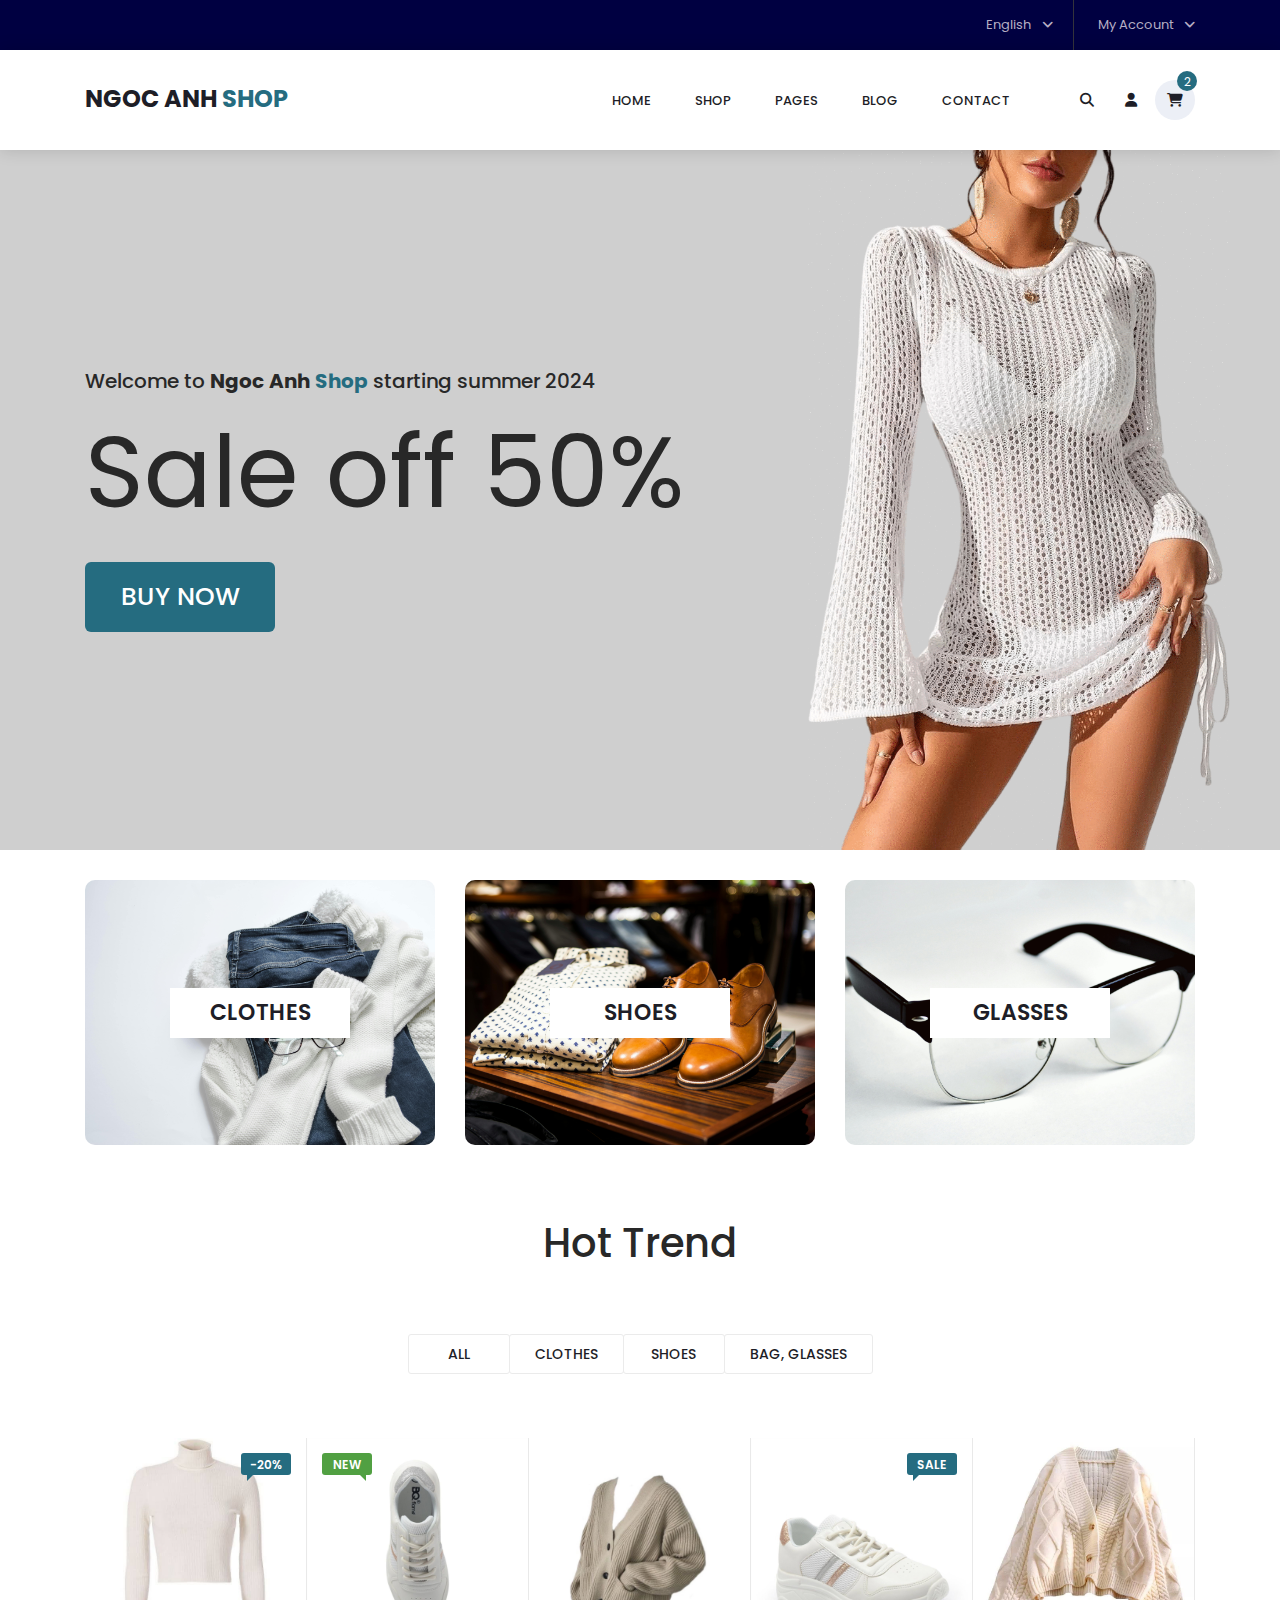
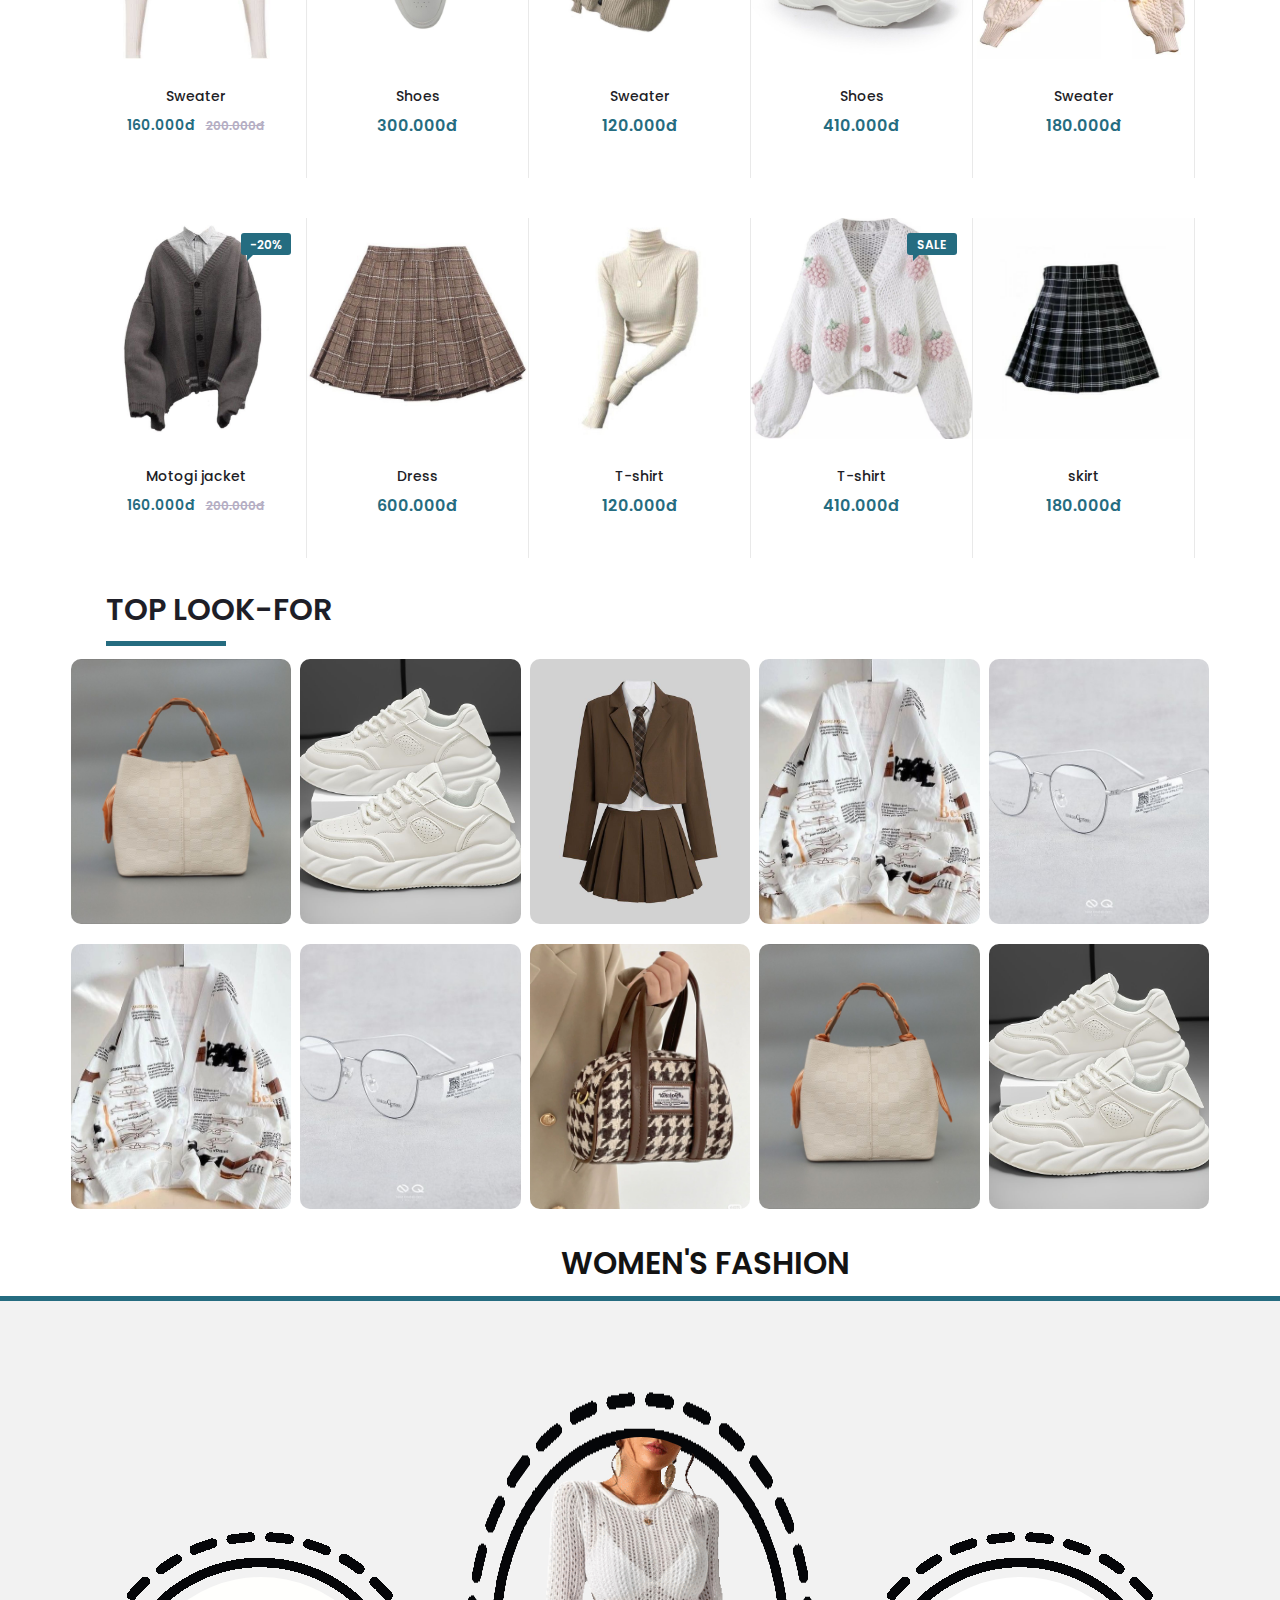
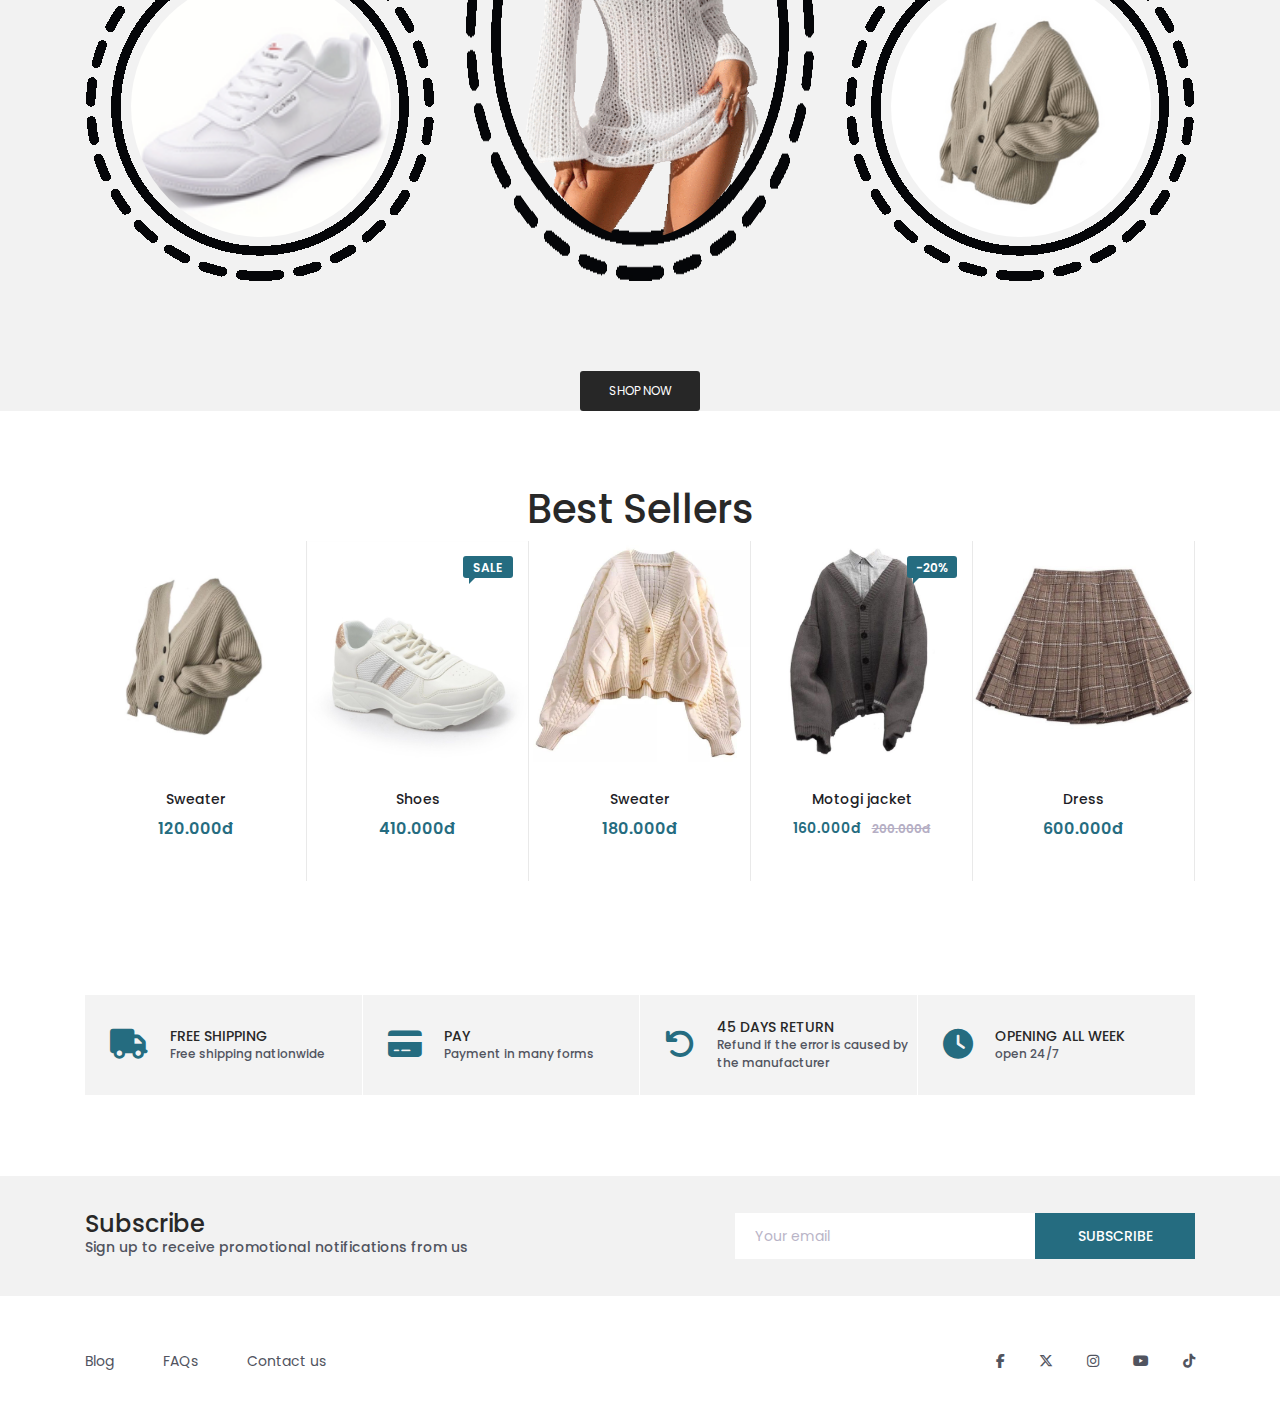
<file: Ngoc_Anh_Shop/index.html>
<!DOCTYPE html>
<html lang="en">
<head>
<title>Ngoc Anh Shop</title>
<meta charset="utf-8"> 
<meta name="viewport" content="width=device-width, initial-scale=1">
<link rel="stylesheet" type="text/css" href="styles/bootstrap4/bootstrap.min.css">
<link rel="stylesheet" href="plugins/fontawesome-free-6.5.2-web/css/all.css">
<link rel="stylesheet" type="text/css" href="styles/main_styles.css">
<link rel="stylesheet" href="styles/base.css">
</head>

<body>

<div class="super_container">

	<!-- Header -->

	<header class="header">

		<!-- Top Navigation -->

		<div class="top_nav">
			<div class="container">
				<div class="row">
					<div class="">
					</div>
					<div class="col-md-6">
						<div class="top_nav_left"></div>
					</div>
					<div class="col-md-6 text-right">
						<div class="top_nav_right">
							<ul class="top_nav_menu">

								<!-- Language / My Account -->

								</li> 
								<li class="language">
									<a href="#">
										English
										<i class="fa fa-angle-down"></i>
									</a>
									<ul class="language_selection">
										<li><a href="#">Vietnamese</a></li>
									</ul>
								</li>
								<li class="account">
									<a href="#">
										My Account
										<i class="fa fa-angle-down"></i>
									</a>
									<ul class="account_selection">
										<li><a href="#"><i class="fa fa-sign-in" ></i>Sign In</a></li>
										<li><a href="#"><i class="fa fa-user-plus" ></i>Register</a></li>
									</ul>
								</li>
							</ul>
						</div>
					</div>
				</div>
			</div>
		</div>

		<!-- Main Navigation -->

		<div class="main_nav_container">
			<div class="container">
				<div class="row">
					<div class="col-lg-12 text-right">
						<div class="logo_container">
							<a href="#">Ngoc anh <span style="">shop</span></a>
						</div>
						<nav class="navbar">
							<ul class="navbar_menu">
								<li><a href="#">home</a></li>
								<li><a href="#">shop</a></li>
								<li><a href="#">pages</a></li>
								<li><a href="#">blog</a></li>
								<li><a href="contact.html">contact</a></li>
							</ul>
							<ul class="navbar_user">
								<li><a href="#"><i class="fa fa-search" ></i></a></li>
								<li><a href="#"><i class="fa fa-user" ></i></a></li>
								<li class="checkout">
									<a href="#">
										<i class="fa fa-shopping-cart" ></i>
										<span id="checkout_items" class="checkout_items">2</span>
									</a>
								</li>
							</ul>
							<div class="hamburger_container">
								<i class="fa fa-bars" ></i>
							</div>
						</nav>
					</div>	
				</div>
			</div>
		</div>

	</header>

	<div class="hamburger_menu">
		<div class="hamburger_close"><i class="fa fa-times" ></i></div>
		<div class="hamburger_menu_content text-right">
			<ul class="menu_top_nav">
				<li class="menu_item has-children">
					<a href="#">
						Vietnamese
						<i class="fa fa-angle-down"></i>
					</a>
				</li>
				<li class="menu_item has-children">
					<a href="#">
						My Account
						<i class="fa fa-angle-down"></i>
					</a>
					<ul class="menu_selection">
						<li><a href="#"><i class="fa fa-sign-in" ></i>Sign In</a></li>
						<li><a href="#"><i class="fa fa-user-plus" ></i>Register</a></li>
					</ul>
				</li>
				<li class="menu_item"><a href="#">home</a></li>
				<li class="menu_item"><a href="#">shop</a></li>
				<li class="menu_item"><a href="#">promotion</a></li>
				<li class="menu_item"><a href="#">pages</a></li>
				<li class="menu_item"><a href="#">blog</a></li>
				<li class="menu_item"><a href="#">contact</a></li>
			</ul>
		</div>
	</div>

	<!-- Slider -->

	<div class="main_slider" style="background-color: #CFCFCF;">
		<div class="container fill_height">
			<div class="row align-items-center fill_height" style="position: relative;">
				<div style="position: absolute; right: -20px;"><img style="height: 700px;" src="images/mau/mauugif.gif" alt=""></div>
				<div class="col">
					<div class="main_slider_content">
						<h6 style="font-size: 20px; text-transform: none;">Welcome to <span style="font-weight: 700;">Ngoc Anh</span> <span style="color: #256c80; font-weight: 700;"> Shop</span> starting summer 2024</h6>
						<h1 style="font-size: 100px;">Sale off 50%</h1>
						<div style="width: 190px; height: 70px; border-radius: 6px;" class="red_button shop_now_button"><a style="font-size: 25px;" href="#">buy now</a></div>
					</div>
				</div>
			</div>
		</div>
	</div>

	<!-- Banner -->

	<div class="banner">
		<div class="container">
			<div class="row">
				<div class="col-md-4">
					<div class="banner_item align-items-center" style="background-image:url(images/baner1.jpg)">
						<div class="banner_category">
							<a href="categories.html">Clothes</a>
						</div>
					</div>
				</div>
				<div class="col-md-4">
					<div class="banner_item align-items-center" style="background-image:url(images/baner2.jpg)">
						<div class="banner_category">
							<a href="categories.html">Shoes</a>
						</div>
					</div>
				</div>
				<div class="col-md-4">
					<div class="banner_item align-items-center" style="background-image:url(images/baner3.jpg)">
						<div class="banner_category">
							<a href="categories.html">Glasses</a>
						</div>
					</div>
				</div>
			</div>
		</div>
	</div>

	<!-- New Arrivals -->

	<div class="new_arrivals">
		<div class="container">
			<div class="row">
				<div class="col text-center section_title-container">
					<div class="section_title new_arrivals_title">
						<h2>Hot Trend</h2>
					</div>
				</div>
			</div>
			<div class="row align-items-center">
				<div class="col text-center">
					<div class="new_arrivals_sorting">
						<ul class="arrivals_grid_sorting clearfix button-group filters-button-group">
							<!-- active is-checked -->
							<li class="grid_sorting_button button d-flex flex-column justify-content-center align-items-center" >all</li>
							<li class="grid_sorting_button button d-flex flex-column justify-content-center align-items-center" >Clothes</li>
							<li class="grid_sorting_button button d-flex flex-column justify-content-center align-items-center" >Shoes</li>
							<li class="grid_sorting_button button d-flex flex-column justify-content-center align-items-center" >Bag, Glasses</li>
						</ul>
					</div>
				</div>
			</div>
			<div class="row">
				<div class="col">
					<div style="display: flex; flex-wrap: wrap;" class="product-grid" data-isotope='{ "itemSelector": ".product-item", "layoutMode": "fitRows" }'>

						<!-- Product 1 -->

						<a href="single.html">
							<div class="product-item men">
								<div class="product discount product_filter">
									<div class="product_image">
										<img src="images/len/l1.jpg" alt="">
									</div>
									<div class="favorite favorite_left"></div>
									<div class="product_bubble product_bubble_right product_bubble_red d-flex flex-column align-items-center"><span>-20%</span></div>
									<div class="product_info">
										<h6 class="product_name"><a href="single.html">Sweater</a></h6>
										<div class="product_price">160.000đ<span>200.000đ</span></div>
									</div>
								</div>
								<div class="red_button add_to_cart_button"><a href="#">Add to cart</a></div>
							</div>
						</a>

						<!-- Product 2 -->

						<a href="single.html">
							<div class="product-item women">
								<div class="product product_filter">
									<div class="product_image">
										<img src="images/giay/g4.jpg" alt="">
									</div>
									<div class="favorite"></div>
									<div class="product_bubble product_bubble_left product_bubble_green d-flex flex-column align-items-center"><span>new</span></div>
									<div class="product_info">
										<h6 class="product_name"><a href="single.html">Shoes</a></h6>
										<div class="product_price">300.000đ</div>
									</div>
								</div>
								<div class="red_button add_to_cart_button"><a href="#">Add to cart</a></div>
							</div>
						</a>

						<!-- Product 3 -->

						<div class="product-item women">
							<div class="product product_filter">
								<div class="product_image">
									<img src="images/len/l9.jpg" alt="">
								</div>
								<div class="favorite"></div>
								<div class="product_info">
									<h6 class="product_name"><a href="single.html">Sweater </a></h6>
									<div class="product_price">120.000đ</div>
								</div>
							</div>
							<div class="red_button add_to_cart_button"><a href="#">Add to cart</a></div>
						</div>

						<!-- Product 4 -->

						<div class="product-item accessories">
							<div class="product product_filter">
								<div class="product_image">
									<img src="images/giay/g1.jpg" alt="">
								</div>
								<div class="product_bubble product_bubble_right product_bubble_red d-flex flex-column align-items-center"><span>sale</span></div>
								<div class="favorite favorite_left"></div>
								<div class="product_info">
									<h6 class="product_name"><a href="single.html">Shoes</a></h6>
									<div class="product_price">410.000đ</div>
								</div>
							</div>
							<div class="red_button add_to_cart_button"><a href="#">Add to cart</a></div>
						</div>

						<!-- Product 5 -->

						<div class="product-item women men">
							<div class="product product_filter">
								<div class="product_image">
									<img src="images/tui/t8.jpg" alt="">
								</div>
								<div class="favorite"></div>
								<div class="product_info">
									<h6 class="product_name"><a href="single.html">Sweater</a></h6>
									<div class="product_price">180.000đ</div>
								</div>
							</div>
							<div class="red_button add_to_cart_button"><a href="#">Add to cart</a></div>
						</div>

						<!-- Product 6   -->

						<div class="product-item accessories">
							<div class="product discount product_filter">
								<div class="product_image">
									<img src="images/len/l10.jpg" alt="">
								</div>
								<div class="favorite favorite_left"></div>
								<div class="product_bubble product_bubble_right product_bubble_red d-flex flex-column align-items-center"><span>-20%</span></div>
								<div class="product_info">
									<h6 class="product_name"><a href="#single.html">Motogi jacket</a></h6>
									<div class="product_price">160.000đ<span>200.000đ</span></div>
								</div>
							</div>
							<div class="red_button add_to_cart_button"><a href="#">Add to cart</a></div>
						</div>

						<!-- Product 7 -->

						<div class="product-item women">
							<div class="product product_filter">
								<div class="product_image">
									<img src="images/len/l16.jpg" alt="">
								</div>
								<div class="favorite"></div>
								<div class="product_info">
									<h6 class="product_name"><a href="single.html">Dress</a></h6>
									<div class="product_price">600.000đ</div>
								</div>
							</div>
							<div class="red_button add_to_cart_button"><a href="#">Add to cart</a></div>
						</div>

						<!-- Product 8 -->

						<div class="product-item accessories">
							<div class="product product_filter">
								<div class="product_image">
									<img src="images/len/l2.jpg" alt="">
								</div>
								<div class="favorite"></div>
								<div class="product_info">
									<h6 class="product_name"><a href="single.html">T-shirt</a></h6>
									<div class="product_price">120.000đ</div>
								</div>
							</div>
							<div class="red_button add_to_cart_button"><a href="#">Add to cart</a></div>
						</div>

						<!-- Product 9 -->

						<div class="product-item men">
							<div class="product product_filter">
								<div class="product_image">
									<img src="images/len/l3.jpg" alt="">
								</div>
								<div class="product_bubble product_bubble_right product_bubble_red d-flex flex-column align-items-center"><span>sale</span></div>
								<div class="favorite favorite_left"></div>
								<div class="product_info">
									<h6 class="product_name"><a href="single.html">T-shirt</a></h6>
									<div class="product_price">410.000đ</div>
								</div>
							</div>
							<div class="red_button add_to_cart_button"><a href="#">Add to cart</a></div>
						</div>

						<!-- Product 10 -->

						<div class="product-item men">
							<div class="product product_filter">
								<div class="product_image">
									<img src="images/len/l8.jpg" alt="">
								</div>
								<div class="favorite"></div>
								<div class="product_info">
									<h6 class="product_name"><a href="single.html">skirt</a></h6>
									<div class="product_price">180.000đ</div>
								</div>
							</div>
							<div class="red_button add_to_cart_button"><a href="#">Add to cart</a></div>
						</div>
					</div>
				</div>
			</div>
		</div>
	</div>

	<!-- Top look for  -->
	<div class="look-for-top">
		<div class="look-for-top-header">
			<div class="look-for-top-header-content" style="padding-bottom: 20px;">TOP LOOK-FOR</div>
			<div style="height: 5px; background-color: #256c80; width: 120px;"></div>
		</div>
		<div style="justify-content: space-between;" class="row">
			<div class="top-lfor-khoi-img">
				<a href="categories.html">
					<div class="top-lfor-khoi-img--hover">Bag</div>
					<div class="banner_item align-items-center" style="background-image:url(images/tui/t1-3.jpg)"></div>
				</a>
			</div>
			<div class="top-lfor-khoi-img">
				<a href="categories.html">
					<div class="top-lfor-khoi-img--hover">Shoes</div>
					<div class="banner_item align-items-center" style="background-image:url(images/giay/g5.jpg)"></div>
				</a>
			</div>
			<div class="top-lfor-khoi-img">
				<a href="categories.html">
					<div class="top-lfor-khoi-img--hover">Dress</div>
					<div class="banner_item align-items-center" style="background-image:url(images/len/l4.jpg)"></div>
				</a>
			</div>
			<div class="top-lfor-khoi-img">
				<a href="categories.html">
					<div class="top-lfor-khoi-img--hover">Shirt</div>
					<div class="banner_item align-items-center" style="background-image:url(images/len/l13.jpg)"></div>
				</a>
			</div>
			<div class="top-lfor-khoi-img">
				<a href="categories.html">
					<div class="top-lfor-khoi-img--hover">Glasses</div>
					<div class="banner_item align-items-center" style="background-image:url(images/kinh/k7.jpg)"></div>
				</a>
			</div>
		</div>

		<div style="margin-top: 20px; justify-content: space-between;" class="row">
			<div class="top-lfor-khoi-img">
				<a href="categories.html">
					<div class="top-lfor-khoi-img--hover">Shirt</div>
					<div class="banner_item align-items-center" style="background-image:url(images/len/l13.jpg)"></div>
				</a>
			</div>
			<div class="top-lfor-khoi-img">
				<a href="categories.html">
					<div class="top-lfor-khoi-img--hover">Glasses</div>
					<div class="banner_item align-items-center" style="background-image:url(images/kinh/k7.jpg)"></div>
				</a>
			</div>
			<div class="top-lfor-khoi-img">
				<a href="categories.html">
					<div class="top-lfor-khoi-img--hover">Bag</div>
					<div class="banner_item align-items-center" style="background-image:url(images/tui/t3.jpg)"></div>
				</a>
			</div>
			<div class="top-lfor-khoi-img">
				<a href="categories.html">
					<div class="top-lfor-khoi-img--hover">Bag</div>
					<div class="banner_item align-items-center" style="background-image:url(images/tui/t1-3.jpg)"></div>
				</a>
			</div>
			<div class="top-lfor-khoi-img">
				<a href="categories.html">
					<div class="top-lfor-khoi-img--hover">Shoes</div>
					<div class="banner_item align-items-center" style="background-image:url(images/giay/g5.jpg)"></div>
				</a>
			</div>
		</div>
	</div>

	<!-- gif -->
	<div class="Wmen-fashion">Women's Fashion</div>
	<div style="border-bottom: 5px solid #256c80;"></div>
	<div style="background-color: #f2f2f2;">
		<div class="gif">
			<div class="gif">
				<div class="gif-block">
					<div class="bl--img" style="margin-top: 140px; position: relative; color: rgba(0, 0, 0, 0.5);">
						<img style="width: 100%;" src="images/tron__vip.gif" alt="">
						<img style="position: absolute; top: 56px; right: 0; bottom: 0; left: 26px; width: 300px; border-radius: 50%; padding: 20px;" src="images/giay/giayy.gif" alt="">
					</div>
				</div>
				<div class="gif-block">
					<div class="bl--img" style="position: relative; color: rgba(0, 0, 0, 0.5);">
						<img style="width: 100%;" src="images/tron__vip.gif" alt="">
						<img style="position: absolute; top: 56px; right: 0; bottom: 0; left: 26px; width: 300px; border-radius: 50%; padding: 20px;" src="images/mau/aaaaaa.gif" alt="">
					</div>
				</div>
				<div class="gif-block">
					<div class="bl--img" style="margin-top: 140px; position: relative; color: rgba(0, 0, 0, 0.5);">
						<img style="width: 100%;" src="images/tron__vip.gif" alt="">
						<img style="position: absolute; top: 56px; right: 0; bottom: 0; left: 26px; width: 300px; border-radius: 50%; padding: 20px;" src="images/len/lenn.gif" alt="">
					</div>	
				</div>
			</div>
		</div>
		<div class="kh67">
			<div class="btn-gif"><a href="">shop now</a></div>
		</div>
	</div>

	<!-- Best Sellers -->

	<div class="best_sellers">
		<div class="container">
			<div class="row">
				<div class="col text-center">
					<div class="section_title new_arrivals_title">
						<h2>Best Sellers</h2>
					</div>
				</div>
			</div>
			<div class="row">
				<div class="col">
					<div class="product_slider_container">
						<!-- owl-carousel -->
						<div class=" owl-theme product_slider" style="display: flex; flex-wrap: wrap;">

						<!-- Product 3 -->

						<div class="product-item women">
							<div class="product product_filter">
								<div class="product_image">
									<img src="images/len/l9.jpg" alt="">
								</div>
								<div class="favorite"></div>
								<div class="product_info">
									<h6 class="product_name"><a href="single.html">Sweater</a></h6>
									<div class="product_price">120.000đ</div>
								</div>
							</div>
							<div class="red_button add_to_cart_button"><a href="#">Add to cart</a></div>
						</div>

						<!-- Product 4 -->

						<div class="product-item accessories">
							<div class="product product_filter">
								<div class="product_image">
									<img src="images/giay/g1.jpg" alt="">
								</div>
								<div class="product_bubble product_bubble_right product_bubble_red d-flex flex-column align-items-center"><span>sale</span></div>
								<div class="favorite favorite_left"></div>
								<div class="product_info">
									<h6 class="product_name"><a href="single.html">Shoes</a></h6>
									<div class="product_price">410.000đ</div>
								</div>
							</div>
							<div class="red_button add_to_cart_button"><a href="#">Add to cart</a></div>
						</div>

						<!-- Product 5 -->

						<div class="product-item women men">
							<div class="product product_filter">
								<div class="product_image">
									<img src="images/tui/t8.jpg" alt="">
								</div>
								<div class="favorite"></div>
								<div class="product_info">
									<h6 class="product_name"><a href="single.html">Sweater</a></h6>
									<div class="product_price">180.000đ</div>
								</div>
							</div>
							<div class="red_button add_to_cart_button"><a href="#">Add to cart</a></div>
						</div>

						<!-- Product 6 -->

						<div class="product-item accessories">
							<div class="product discount product_filter">
								<div class="product_image">
									<img src="images/len/l10.jpg" alt="">
								</div>
								<div class="favorite favorite_left"></div>
								<div class="product_bubble product_bubble_right product_bubble_red d-flex flex-column align-items-center"><span>-20%</span></div>
								<div class="product_info">
									<h6 class="product_name"><a href="#single.html">Motogi jacket</a></h6>
									<div class="product_price">160.000đ<span>200.000đ</span></div>
								</div>
							</div>
							<div class="red_button add_to_cart_button"><a href="#">Add to cart</a></div>
						</div>

						<!-- Product 7 -->

						<div class="product-item women">
							<div class="product product_filter">
								<div class="product_image">
									<img src="images/len/l16.jpg" alt="">
								</div>
								<div class="favorite"></div>
								<div class="product_info">
									<h6 class="product_name"><a href="single.html">Dress</a></h6>
									<div class="product_price">600.000đ</div>
								</div>
							</div>
							<div class="red_button add_to_cart_button"><a href="#">Add to cart</a></div>
						</div>

						</div>
					</div>
				</div>
			</div>
		</div>
	</div>

	<!-- Benefit -->

	<div class="benefit">
		<div class="container">
			<div class="row benefit_row">
				<div class="col-lg-3 benefit_col">
					<div class="benefit_item d-flex flex-row align-items-center">
						<div class="benefit_icon"><i class="fa-solid fa-truck"></i></div>
						<div class="benefit_content">
							<h6>free shipping</h6>
							<p>Free shipping nationwide</p>
						</div>
					</div>
				</div>
				<div class="col-lg-3 benefit_col">
					<div class="benefit_item d-flex flex-row align-items-center">
						<div class="benefit_icon"><i class="fa-solid fa-credit-card"></i></div>
						<div class="benefit_content">
							<h6>Pay</h6>
							<p>Payment in many forms</p>
						</div>
					</div>
				</div>
				<div class="col-lg-3 benefit_col">
					<div class="benefit_item d-flex flex-row align-items-center">
						<div class="benefit_icon"><i class="fa-solid fa-arrow-rotate-left"></i></i></div>
						<div class="benefit_content">
							<h6>45 days return</h6>
							<p>Refund if the error is caused by the manufacturer</p>
						</div>
					</div>
				</div>
				<div class="col-lg-3 benefit_col">
					<div class="benefit_item d-flex flex-row align-items-center">
						<div class="benefit_icon"><i class="fa-solid fa-clock"></i></div>
						<div class="benefit_content">
							<h6>opening all week</h6>
							<p>open 24/7</p>
						</div>
					</div>
				</div>
			</div>
		</div>
	</div>

	<!-- Newsletter -->

	<div class="newsletter">
		<div class="container">
			<div class="row">
				<div class="col-lg-6">
					<div class="newsletter_text d-flex flex-column justify-content-center align-items-lg-start align-items-md-center text-center">
						<h4>Subscribe</h4>
						<p>Sign up to receive promotional notifications from us</p>
					</div>
				</div>
				<div class="col-lg-6">
					<form action="get">
						<div class="newsletter_form d-flex flex-md-row flex-column flex-xs-column align-items-center justify-content-lg-end justify-content-center">
							<input id="newsletter_email" type="email" placeholder="Your email" required="required" data-error="Valid email is required.">
							<button id="newsletter_submit" type="submit" class="newsletter_submit_btn" value="Submit" >subscribe</button>
						</div>
					</form>
				</div>
			</div>
		</div>
	</div>

	<!-- Footer -->

	<footer class="footer">
		<div class="container">
			<div class="row">
				<div class="col-lg-6">
					<div class="footer_nav_container d-flex flex-sm-row flex-column align-items-center justify-content-lg-start justify-content-center text-center">
						<ul class="footer_nav">
							<li><a href="#">Blog</a></li>
							<li><a href="#">FAQs</a></li>
							<li><a href="contact.html">Contact us</a></li>
						</ul>
					</div>
				</div>
				<div class="col-lg-6">
					<div class="footer_social d-flex flex-row align-items-center justify-content-lg-end justify-content-center">
						<ul>
							<li><a href="#"><i class="fa-brands fa-facebook-f"></i></a></li>
							<li><a href="#"><i class="fa-brands fa-x-twitter"></i></a></li>
							<li><a href="#"><i class="fa-brands fa-instagram" ></i></a></li>
							<li><a href="#"><i class="fa-brands fa-youtube" ></i></a></li>
							<li><a href="#"><i class="fa-brands fa-tiktok" ></i></a></li>
						</ul>
					</div>
				</div>
			</div>
		</div>
	</footer>

</div>
</body>

</html>
</file>
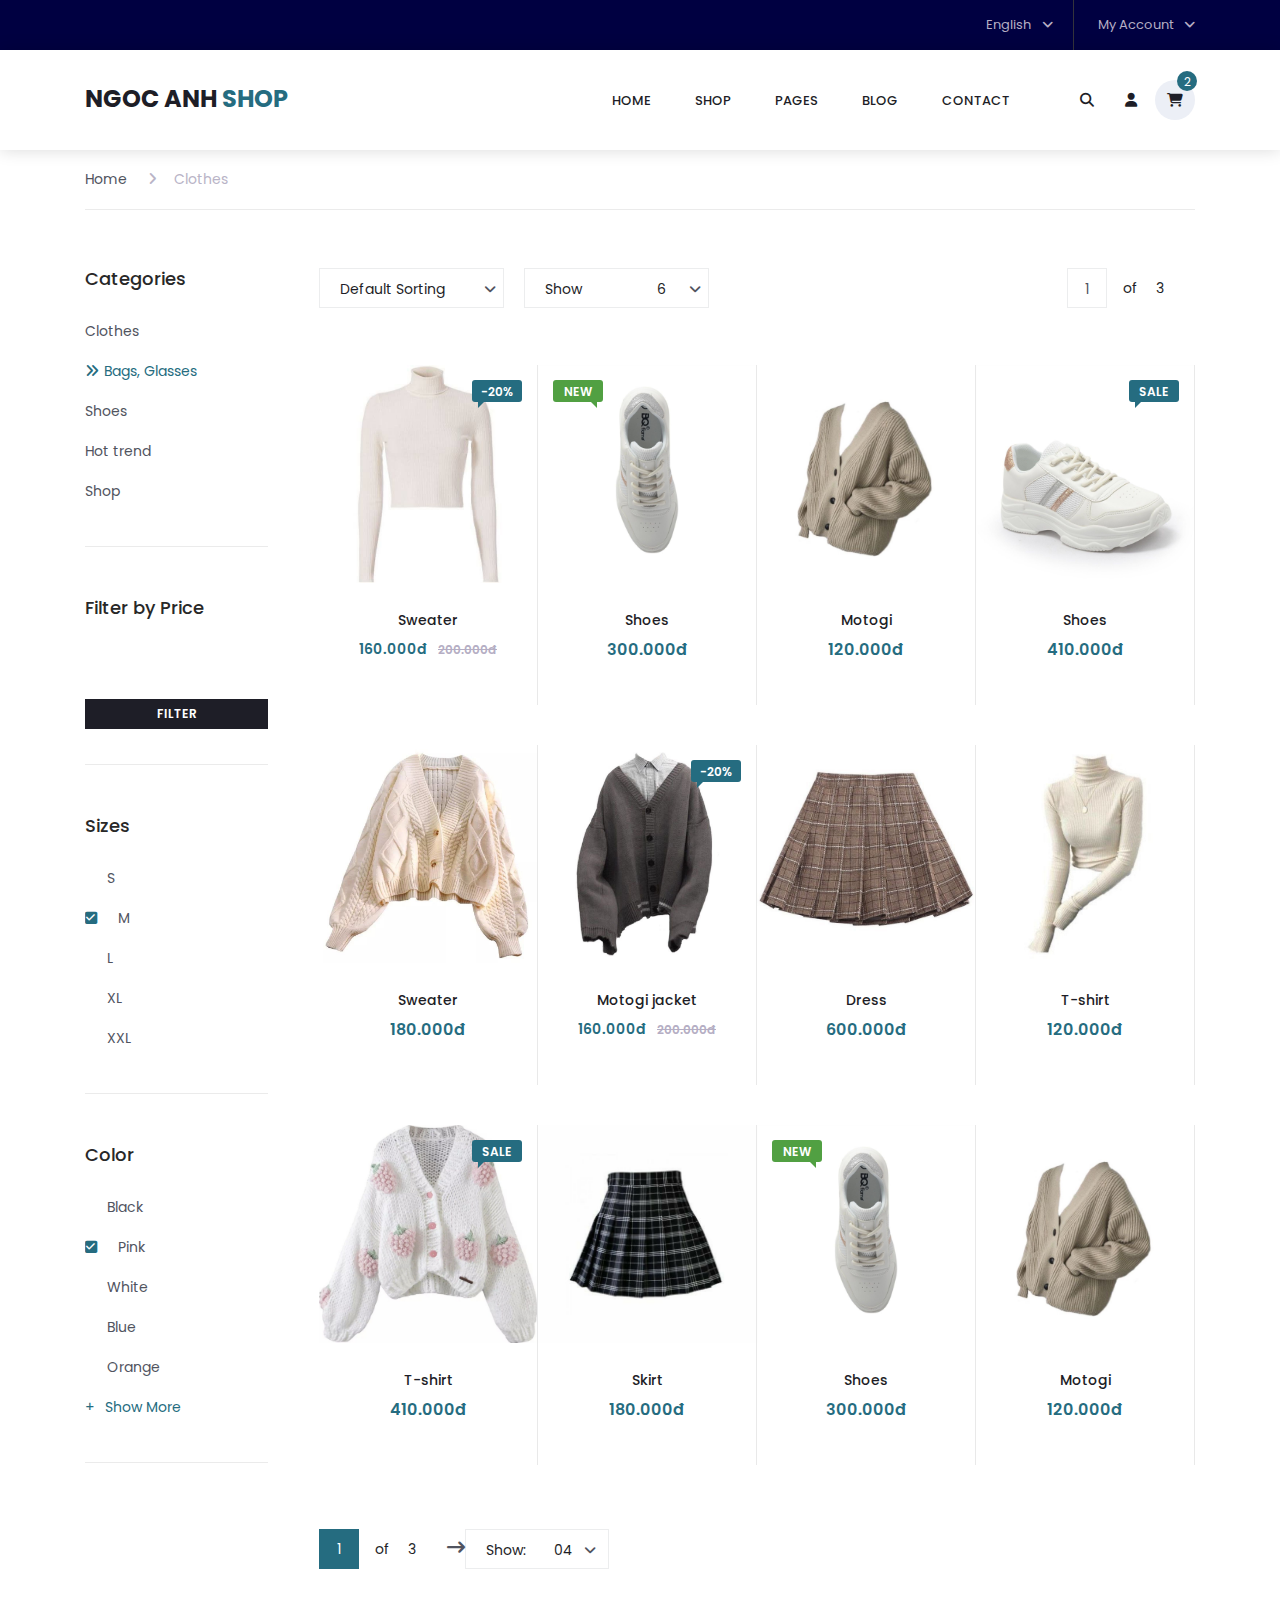
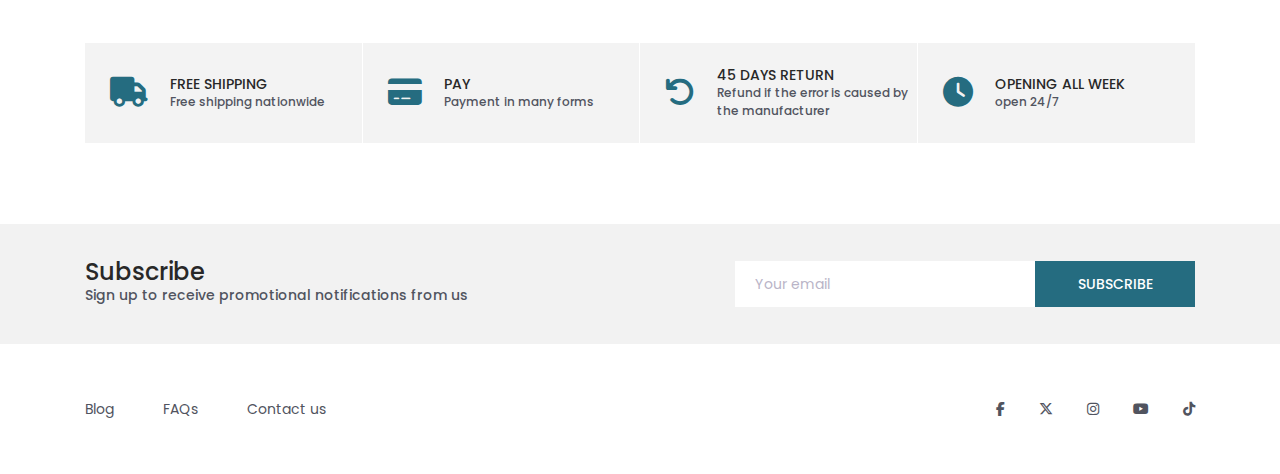
<file: Ngoc_Anh_Shop/categories.html>
<!DOCTYPE html>
<html lang="en">
<head>
<title>Anh Shop Categories</title>
<meta charset="utf-8">
<meta name="viewport" content="width=device-width, initial-scale=1">
<link rel="stylesheet" type="text/css" href="styles/bootstrap4/bootstrap.min.css">
<link rel="stylesheet" href="plugins/fontawesome-free-6.5.2-web/css/all.css">
<link rel="stylesheet" type="text/css" href="styles/categories_styles.css">
<link rel="stylesheet" href="styles/base.css">
</head>

<body>

<div class="super_container">

	<!-- Header -->

	<header class="header trans_300">

		<!-- Top Navigation -->

		<div class="top_nav">
			<div class="container">
				<div class="row">
					<div class="">
					</div>
					<div class="col-md-6">
						<div class="top_nav_left"></div>
					</div>
					<div class="col-md-6 text-right">
						<div class="top_nav_right">
							<ul class="top_nav_menu">

								<!-- Language / My Account -->

								</li> 
								<li class="language">
									<a href="#">
										English
										<i class="fa fa-angle-down"></i>
									</a>
									<ul class="language_selection">
										<li><a href="#">Vietnamese</a></li>
									</ul>
								</li>
								<li class="account">
									<a href="#">
										My Account
										<i class="fa fa-angle-down"></i>
									</a>
									<ul class="account_selection">
										<li><a href="#"><i class="fa fa-sign-in" ></i>Sign In</a></li>
										<li><a href="#"><i class="fa fa-user-plus" ></i>Register</a></li>
									</ul>
								</li>
							</ul>
						</div>
					</div>
				</div>
			</div>
		</div>


		<!-- Main Navigation -->

		<div class="main_nav_container">
			<div class="container">
				<div class="row">
					<div class="col-lg-12 text-right">
						<div class="logo_container">
							<a href="#">Ngoc Anh <span>shop</span></a>
						</div>
						<nav class="navbar">
							<ul class="navbar_menu">
								<li><a href="index.html">home</a></li>
								<li><a href="#">shop</a></li>
								<li><a href="#">pages</a></li>
								<li><a href="#">blog</a></li>
								<li><a href="contact.html">contact</a></li>
							</ul>
							<ul class="navbar_user">
								<li><a href="#"><i class="fa fa-search" aria-hidden="true"></i></a></li>
								<li><a href="#"><i class="fa fa-user" aria-hidden="true"></i></a></li>
								<li class="checkout">
									<a href="#">
										<i class="fa fa-shopping-cart" aria-hidden="true"></i>
										<span id="checkout_items" class="checkout_items">2</span>
									</a>
								</li>
							</ul>
							<div class="hamburger_container">
								<i class="fa fa-bars" aria-hidden="true"></i>
							</div>
						</nav>
					</div>
				</div>
			</div>
		</div>

	</header>

	<!-- Hamburger Menu -->

	<div class="hamburger_menu">
		<div class="hamburger_close"><i class="fa fa-times" aria-hidden="true"></i></div>
		<div class="hamburger_menu_content text-right">
			<ul class="menu_top_nav">
				<li class="menu_item has-children">
					<a href="#">
						English
						<i class="fa fa-angle-down"></i>
					</a>
					<ul class="menu_selection">
					</ul>
				</li>
				<li class="menu_item has-children">
					<a href="#">
						My Account
						<i class="fa fa-angle-down"></i>
					</a>
					<ul class="menu_selection">
						<li><a href="#"><i class="fa fa-sign-in" aria-hidden="true"></i>Sign In</a></li>
						<li><a href="#"><i class="fa fa-user-plus" aria-hidden="true"></i>Register</a></li>
					</ul>
				</li>
				<li class="menu_item"><a href="#">home</a></li>
				<li class="menu_item"><a href="#">shop</a></li>
				<li class="menu_item"><a href="#">pages</a></li>
				<li class="menu_item"><a href="#">blog</a></li>
				<li class="menu_item"><a href="#">contact</a></li>
			</ul>
		</div>
	</div>

	<div class="container product_section_container">
		<div class="row">
			<div class="col product_section clearfix">

				<!-- Breadcrumbs -->

				<div class="breadcrumbs d-flex flex-row align-items-center">
					<ul>
						<li><a href="index.html">Home</a></li>
						<li class="active"><a href="index.html"><i class="fa fa-angle-right" aria-hidden="true"></i>Clothes</a></li>
					</ul>
				</div>

				<!-- Sidebar -->

				<div class="sidebar">
					<div class="sidebar_section">
						<div class="sidebar_title">
							<h5>Categories</h5>
						</div>
						<ul class="sidebar_categories">
							<li><a href="#">Clothes</a></li>
							<li class="active"><a href="#"><span><i class="fa fa-angle-double-right" aria-hidden="true"></i></span>Bags, Glasses</a></li>
							<li><a href="#">Shoes</a></li>
							<li><a href="#">Hot trend</a></li>
							<li><a href="#">Shop</a></li>
						</ul>
					</div>

					<!-- Price Range Filtering -->
					<div class="sidebar_section">
						<div class="sidebar_title">
							<h5>Filter by Price</h5>
						</div>
						<p>
							<input type="text" id="amount" readonly style="border:0; color:#f6931f; font-weight:bold;">
						</p>
						<div id="slider-range"></div>
						<div class="filter_button"><span>filter</span></div>
					</div>

					<!-- Sizes -->
					<div class="sidebar_section">
						<div class="sidebar_title">
							<h5>Sizes</h5>
						</div>
						<ul class="checkboxes">
							<li><i class="fa fa-square-o" aria-hidden="true"></i><span>S</span></li>
							<li class="active"><i class="fa fa-square" aria-hidden="true"></i><span>M</span></li>
							<li><i class="fa fa-square-o" aria-hidden="true"></i><span>L</span></li>
							<li><i class="fa fa-square-o" aria-hidden="true"></i><span>XL</span></li>
							<li><i class="fa fa-square-o" aria-hidden="true"></i><span>XXL</span></li>
						</ul>
					</div>

					<!-- Color -->
					<div class="sidebar_section">
						<div class="sidebar_title">
							<h5>Color</h5>
						</div>
						<ul class="checkboxes">
							<li><i class="fa fa-square-o" aria-hidden="true"></i><span>Black</span></li>
							<li class="active"><i class="fa fa-square" aria-hidden="true"></i><span>Pink</span></li>
							<li><i class="fa fa-square-o" aria-hidden="true"></i><span>White</span></li>
							<li><i class="fa fa-square-o" aria-hidden="true"></i><span>Blue</span></li>
							<li><i class="fa fa-square-o" aria-hidden="true"></i><span>Orange</span></li>
							<li><i class="fa fa-square-o" aria-hidden="true"></i><span>White</span></li>
							<li><i class="fa fa-square-o" aria-hidden="true"></i><span>Blue</span></li>
							<li><i class="fa fa-square-o" aria-hidden="true"></i><span>Orange</span></li>
							<li><i class="fa fa-square-o" aria-hidden="true"></i><span>White</span></li>
							<li><i class="fa fa-square-o" aria-hidden="true"></i><span>Blue</span></li>
							<li><i class="fa fa-square-o" aria-hidden="true"></i><span>Orange</span></li>
						</ul>
						<div class="show_more">
							<span><span>+</span>Show More</span>
						</div>
					</div>

				</div>

				<!-- Main Content -->

				<div class="main_content">

					<!-- Products -->

					<div class="products_iso">
						<div class="row">
							<div class="col">

								<!-- Product Sorting -->

								<div class="product_sorting_container product_sorting_container_top">
									<ul class="product_sorting">
										<li>
											<span class="type_sorting_text">Default Sorting</span>
											<i class="fa fa-angle-down"></i>
											<ul class="sorting_type">
												<li class="type_sorting_btn" data-isotope-option='{ "sortBy": "original-order" }'><span>Default Sorting</span></li>
												<li class="type_sorting_btn" data-isotope-option='{ "sortBy": "price" }'><span>Price</span></li>
												<li class="type_sorting_btn" data-isotope-option='{ "sortBy": "name" }'><span>Product Name</span></li>
											</ul>
										</li>
										<li>
											<span>Show</span>
											<span class="num_sorting_text">6</span>
											<i class="fa fa-angle-down"></i>
											<ul class="sorting_num">
												<li class="num_sorting_btn"><span>6</span></li>
												<li class="num_sorting_btn"><span>12</span></li>
												<li class="num_sorting_btn"><span>24</span></li>
											</ul>
										</li>
									</ul>
									<div class="pages d-flex flex-row align-items-center">
										<div class="page_current">
											<span>1</span>
											<ul class="page_selection">
												<li><a href="#">1</a></li>
												<li><a href="#">2</a></li>
												<li><a href="#">3</a></li>
											</ul>
										</div>
										<div class="page_total"><span>of</span> 3</div>
										<div id="next_page" class="page_next"><a href="#"></a></div>
									</div>

								</div>

								<!-- Product Grid -->

								<div class="product-grid" style="display: flex; flex-wrap: wrap;">

									<div class="product-item men">
										<div class="product discount product_filter">
											<div class="product_image">
												<img src="images/len/l1.jpg" alt="">
											</div>
											<div class="favorite favorite_left"></div>
											<div class="product_bubble product_bubble_right product_bubble_red d-flex flex-column align-items-center"><span>-20%</span></div>
											<div class="product_info">
												<h6 class="product_name"><a href="single.html">Sweater</a></h6>
												<div class="product_price">160.000đ<span>200.000đ</span></div>
											</div>
										</div>
										<div class="red_button add_to_cart_button"><a href="#">Add to cart</a></div>
									</div>
			
									<!-- Product 2 -->
			
									<div class="product-item women">
										<div class="product product_filter">
											<div class="product_image">
												<img src="images/giay/g4.jpg" alt="">
											</div>
											<div class="favorite"></div>
											<div class="product_bubble product_bubble_left product_bubble_green d-flex flex-column align-items-center"><span>new</span></div>
											<div class="product_info">
												<h6 class="product_name"><a href="single.html">Shoes</a></h6>
												<div class="product_price">300.000đ</div>
											</div>
										</div>
										<div class="red_button add_to_cart_button"><a href="#">Add to cart</a></div>
									</div>
			
									<!-- Product 3 -->
			
									<div class="product-item women">
										<div class="product product_filter">
											<div class="product_image">
												<img src="images/len/l9.jpg" alt="">
											</div>
											<div class="favorite"></div>
											<div class="product_info">
												<h6 class="product_name"><a href="single.html">Motogi</a></h6>
												<div class="product_price">120.000đ</div>
											</div>
										</div>
										<div class="red_button add_to_cart_button"><a href="#">Add to cart</a></div>
									</div>
			
									<!-- Product 4 -->
			
									<div class="product-item accessories">
										<div class="product product_filter">
											<div class="product_image">
												<img src="images/giay/g1.jpg" alt="">
											</div>
											<div class="product_bubble product_bubble_right product_bubble_red d-flex flex-column align-items-center"><span>sale</span></div>
											<div class="favorite favorite_left"></div>
											<div class="product_info">
												<h6 class="product_name"><a href="single.html">Shoes</a></h6>
												<div class="product_price">410.000đ</div>
											</div>
										</div>
										<div class="red_button add_to_cart_button"><a href="#">Add to cart</a></div>
									</div>

															<!-- Product 5 -->

									<div class="product-item women men">
										<div class="product product_filter">
											<div class="product_image">
												<img src="images/tui/t8.jpg" alt="">
											</div>
											<div class="favorite"></div>
											<div class="product_info">
												<h6 class="product_name"><a href="single.html">Sweater</a></h6>
												<div class="product_price">180.000đ</div>
											</div>
										</div>
										<div class="red_button add_to_cart_button"><a href="#">Add to cart</a></div>
									</div>

									<!-- Product 6 -->

									<div class="product-item accessories">
										<div class="product discount product_filter">
											<div class="product_image">
												<img src="images/len/l10.jpg" alt="">
											</div>
											<div class="favorite favorite_left"></div>
											<div class="product_bubble product_bubble_right product_bubble_red d-flex flex-column align-items-center"><span>-20%</span></div>
											<div class="product_info">
												<h6 class="product_name"><a href="#single.html">Motogi jacket</a></h6>
												<div class="product_price">160.000đ<span>200.000đ</span></div>
											</div>
										</div>
										<div class="red_button add_to_cart_button"><a href="#">Add to cart</a></div>
									</div>

									<!-- Product 7 -->

									<div class="product-item women">
										<div class="product product_filter">
											<div class="product_image">
												<img src="images/len/l16.jpg" alt="">
											</div>
											<div class="favorite"></div>
											<div class="product_info">
												<h6 class="product_name"><a href="single.html">Dress</a></h6>
												<div class="product_price">600.000đ</div>
											</div>
										</div>
										<div class="red_button add_to_cart_button"><a href="#">Add to cart</a></div>
									</div>

									<!-- Product 8 -->

									<div class="product-item accessories">
										<div class="product product_filter">
											<div class="product_image">
												<img src="images/len/l2.jpg" alt="">
											</div>
											<div class="favorite"></div>
											<div class="product_info">
												<h6 class="product_name"><a href="single.html">T-shirt</a></h6>
												<div class="product_price">120.000đ</div>
											</div>
										</div>
										<div class="red_button add_to_cart_button"><a href="#">Add to cart</a></div>
									</div>

									<!-- Product 9 -->

									<div class="product-item men">
										<div class="product product_filter">
											<div class="product_image">
												<img src="images/len/l3.jpg" alt="">
											</div>
											<div class="product_bubble product_bubble_right product_bubble_red d-flex flex-column align-items-center"><span>sale</span></div>
											<div class="favorite favorite_left"></div>
											<div class="product_info">
												<h6 class="product_name"><a href="single.html">T-shirt</a></h6>
												<div class="product_price">410.000đ</div>
											</div>
										</div>
										<div class="red_button add_to_cart_button"><a href="#">Add to cart</a></div>
									</div>

									<!-- Product 10 -->

									<div class="product-item men">
										<div class="product product_filter">
											<div class="product_image">
												<img src="images/len/l8.jpg" alt="">
											</div>
											<div class="favorite"></div>
											<div class="product_info">
												<h6 class="product_name"><a href="single.html">Skirt</a></h6>
												<div class="product_price">180.000đ</div>
											</div>
										</div>
										<div class="red_button add_to_cart_button"><a href="#">Add to cart</a></div>
									</div>
									<div class="product-item women">
										<div class="product product_filter">
											<div class="product_image">
												<img src="images/giay/g4.jpg" alt="">
											</div>
											<div class="favorite"></div>
											<div class="product_bubble product_bubble_left product_bubble_green d-flex flex-column align-items-center"><span>new</span></div>
											<div class="product_info">
												<h6 class="product_name"><a href="single.html">Shoes</a></h6>
												<div class="product_price">300.000đ</div>
											</div>
										</div>
										<div class="red_button add_to_cart_button"><a href="#">Add to cart</a></div>
									</div>

									<!-- Product 3 -->

									<div class="product-item women">
										<div class="product product_filter">
											<div class="product_image">
												<img src="images/len/l9.jpg" alt="">
											</div>
											<div class="favorite"></div>
											<div class="product_info">
												<h6 class="product_name"><a href="single.html">Motogi</a></h6>
												<div class="product_price">120.000đ</div>
											</div>
										</div>
										<div class="red_button add_to_cart_button"><a href="#">Add to cart</a></div>
									</div>

								<!-- Product Sorting -->

									<div class="product_sorting_container product_sorting_container_bottom clearfix">
										<ul class="product_sorting">
											<li>
												<span>Show:</span>
												<span class="num_sorting_text">04</span>
												<i class="fa fa-angle-down"></i>
												<ul class="sorting_num">
													<li class="num_sorting_btn"><span>01</span></li>
													<li class="num_sorting_btn"><span>02</span></li>
													<li class="num_sorting_btn"><span>03</span></li>
													<li class="num_sorting_btn"><span>04</span></li>
												</ul>
											</li>
										</ul>
										<!-- <span class="showing_results">Showing 1–3 of 12 results</span> -->
										<div class="pages d-flex flex-row align-items-center">
											<div class="page_current">
												<span>1</span>
												<ul class="page_selection">
													<li><a href="#">1</a></li>
													<li><a href="#">2</a></li>
													<li><a href="#">3</a></li>
												</ul>
											</div>
											<div class="page_total"><span>of</span> 3</div>
											<div id="next_page_1" class="page_next"><a href="#"><i class="fa fa-long-arrow-right" aria-hidden="true"></i></a></div>
										</div>

									</div>
								</div>
							</div>
						</div>
					</div>
				</div>
			</div>
		</div>
	</div>

	<!-- Benefit -->

	<div class="benefit">
		<div class="container">
			<div class="row benefit_row">
				<div class="col-lg-3 benefit_col">
					<div class="benefit_item d-flex flex-row align-items-center">
						<div class="benefit_icon"><i class="fa-solid fa-truck"></i></div>
						<div class="benefit_content">
							<h6>free shipping</h6>
							<p>Free shipping nationwide</p>
						</div>
					</div>
				</div>
				<div class="col-lg-3 benefit_col">
					<div class="benefit_item d-flex flex-row align-items-center">
						<div class="benefit_icon"><i class="fa-solid fa-credit-card"></i></div>
						<div class="benefit_content">
							<h6>Pay</h6>
							<p>Payment in many forms</p>
						</div>
					</div>
				</div>
				<div class="col-lg-3 benefit_col">
					<div class="benefit_item d-flex flex-row align-items-center">
						<div class="benefit_icon"><i class="fa-solid fa-arrow-rotate-left"></i></i></div>
						<div class="benefit_content">
							<h6>45 days return</h6>
							<p>Refund if the error is caused by the manufacturer</p>
						</div>
					</div>
				</div>
				<div class="col-lg-3 benefit_col">
					<div class="benefit_item d-flex flex-row align-items-center">
						<div class="benefit_icon"><i class="fa-solid fa-clock"></i></div>
						<div class="benefit_content">
							<h6>opening all week</h6>
							<p>open 24/7</p>
						</div>
					</div>
				</div>
			</div>
		</div>
	</div>


	<!-- Newsletter -->

	<div class="newsletter">
		<div class="container">
			<div class="row">
				<div class="col-lg-6">
					<div class="newsletter_text d-flex flex-column justify-content-center align-items-lg-start align-items-md-center text-center">
						<h4>Subscribe</h4>
						<p>Sign up to receive promotional notifications from us</p>
					</div>
				</div>
				<div class="col-lg-6">
					<form action="get">
						<div class="newsletter_form d-flex flex-md-row flex-column flex-xs-column align-items-center justify-content-lg-end justify-content-center">
							<input id="newsletter_email" type="email" placeholder="Your email" required="required" data-error="Valid email is required.">
							<button id="newsletter_submit" type="submit" class="newsletter_submit_btn" value="Submit" >Subscribe</button>
						</div>
					</form>
				</div>
			</div>
		</div>
	</div>

	<!-- Footer -->

	<footer class="footer">
		<div class="container">
			<div class="row">
				<div class="col-lg-6">
					<div class="footer_nav_container d-flex flex-sm-row flex-column align-items-center justify-content-lg-start justify-content-center text-center">
						<ul class="footer_nav">
							<li><a href="#">Blog</a></li>
							<li><a href="#">FAQs</a></li>
							<li><a href="contact.html">Contact us</a></li>
						</ul>
					</div>
				</div>
				<div class="col-lg-6">
					<div class="footer_social d-flex flex-row align-items-center justify-content-lg-end justify-content-center">
						<ul>
							<li><a href="#"><i class="fa-brands fa-facebook-f"></i></a></li>
							<li><a href="#"><i class="fa-brands fa-x-twitter"></i></a></li>
							<li><a href="#"><i class="fa-brands fa-instagram" ></i></a></li>
							<li><a href="#"><i class="fa-brands fa-youtube" ></i></a></li>
							<li><a href="#"><i class="fa-brands fa-tiktok" ></i></a></li>
						</ul>
					</div>
				</div>
			</div>
		</div>
	</footer>

</div>


</body>

</html>
</file>
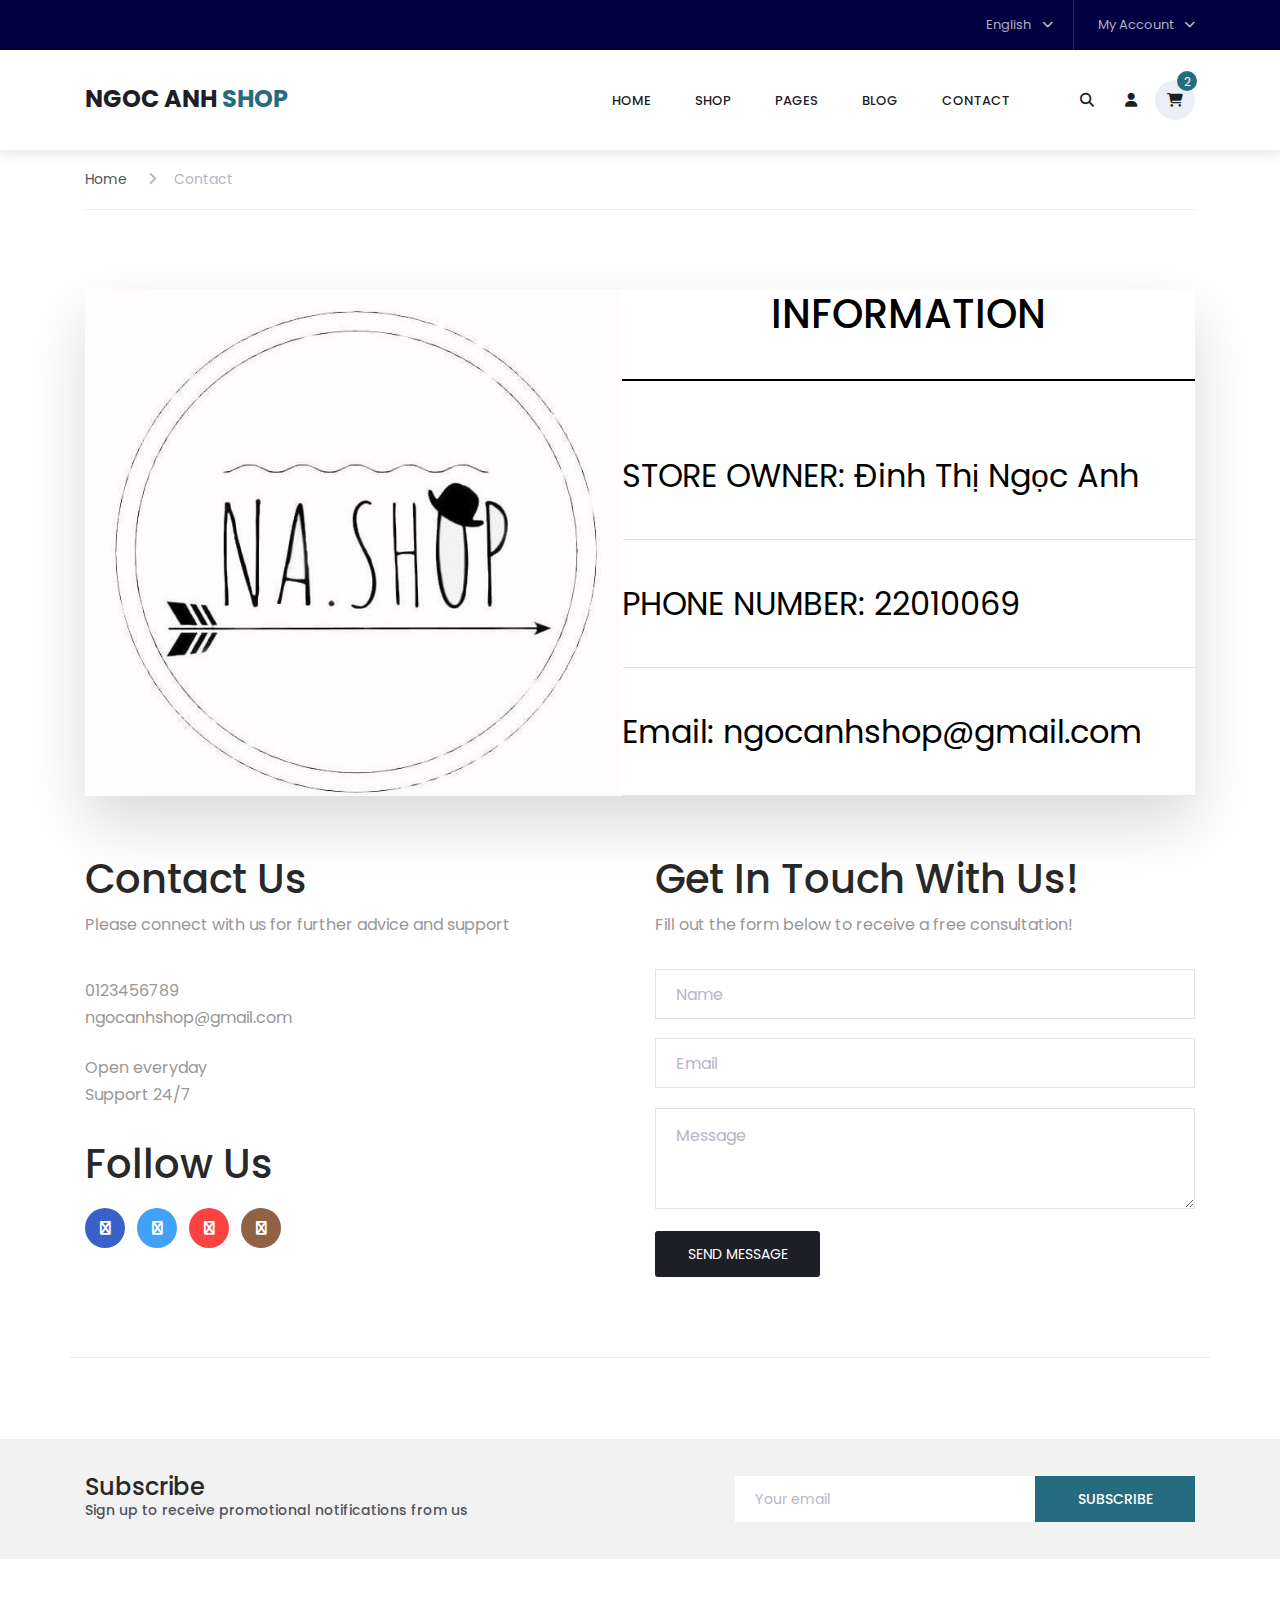
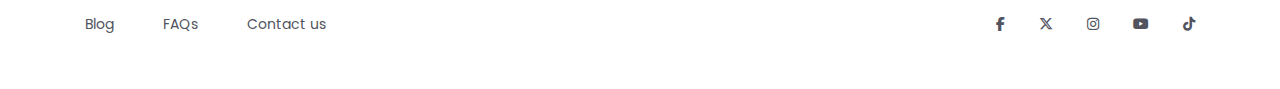
<file: Ngoc_Anh_Shop/contact.html>
<!DOCTYPE html>
<html lang="en">
<head>
<title>Contact Us</title>
<meta charset="utf-8">
<meta name="viewport" content="width=device-width, initial-scale=1">
<link rel="stylesheet" type="text/css" href="styles/bootstrap4/bootstrap.min.css">
<link rel="stylesheet" href="plugins/fontawesome-free-6.5.2-web/css/all.css">
<link rel="stylesheet" type="text/css" href="styles/contact_styles.css">
<link rel="stylesheet" href="styles/base.css">
</head>

<body>

<div class="super_container">

	<!-- Header -->

	<header class="header trans_300">

		<!-- Top Navigation -->

		<div class="top_nav">
			<div class="container">
				<div class="row">
					<div class="">
					</div>
					<div class="col-md-6">
						<div class="top_nav_left"></div>
					</div>
					<div class="col-md-6 text-right">
						<div class="top_nav_right">
							<ul class="top_nav_menu">

								<!-- Language / My Account -->

								</li> 
								<li class="language">
									<a href="#">
										English
										<i class="fa fa-angle-down"></i>
									</a>
									<ul class="language_selection">
										<li><a href="#">Vietnamese</a></li>
									</ul>
								</li>
								<li class="account">
									<a href="#">
										My Account
										<i class="fa fa-angle-down"></i>
									</a>
									<ul class="account_selection">
										<li><a href="#"><i class="fa fa-sign-in" ></i>Sign In</a></li>
										<li><a href="#"><i class="fa fa-user-plus" ></i>Register</a></li>
									</ul>
								</li>
							</ul>
						</div>
					</div>
				</div>
			</div>
		</div>


		<!-- Main Navigation -->

		<div class="main_nav_container">
			<div class="container">
				<div class="row">
					<div class="col-lg-12 text-right">
						<div class="logo_container">
							<a href="#">Ngoc Anh <span>shop</span></a>
						</div>
						<nav class="navbar">
							<ul class="navbar_menu">
								<li><a href="index.html">home</a></li>
								<li><a href="#">shop</a></li>
								<li><a href="#">pages</a></li>
								<li><a href="#">blog</a></li>
								<li><a href="contact.html">contact</a></li>
							</ul>
							<ul class="navbar_user">
								<li><a href="#"><i class="fa fa-search" aria-hidden="true"></i></a></li>
								<li><a href="#"><i class="fa fa-user" aria-hidden="true"></i></a></li>
								<li class="checkout">
									<a href="#">
										<i class="fa fa-shopping-cart" aria-hidden="true"></i>
										<span id="checkout_items" class="checkout_items">2</span>
									</a>
								</li>
							</ul>
							<div class="hamburger_container">
								<i class="fa fa-bars" aria-hidden="true"></i>
							</div>
						</nav>
					</div>
				</div>
			</div>
		</div>

	</header>


	<!-- Hamburger Menu -->

	<div class="hamburger_menu">
		<div class="hamburger_close"><i class="fa fa-times" aria-hidden="true"></i></div>
		<div class="hamburger_menu_content text-right">
			<ul class="menu_top_nav">
				<li class="menu_item has-children">
					<a href="#">
						English
						<i class="fa fa-angle-down"></i>
					</a>
					<ul class="menu_selection">
					</ul>
				</li>
				<li class="menu_item has-children">
					<a href="#">
						My Account
						<i class="fa fa-angle-down"></i>
					</a>
					<ul class="menu_selection">
						<li><a href="#"><i class="fa fa-sign-in" aria-hidden="true"></i>Sign In</a></li>
						<li><a href="#"><i class="fa fa-user-plus" aria-hidden="true"></i>Register</a></li>
					</ul>
				</li>
				<li class="menu_item"><a href="#">home</a></li>
				<li class="menu_item"><a href="#">shop</a></li>
				<li class="menu_item"><a href="#">pages</a></li>
				<li class="menu_item"><a href="#">blog</a></li>
				<li class="menu_item"><a href="#">contact</a></li>
			</ul>
		</div>
	</div>

	<div class="container contact_container">
		<div class="row">
			<div class="col">

				<!-- Breadcrumbs -->

				<div class="breadcrumbs d-flex flex-row align-items-center">
					<ul>
						<li><a href="index.html">Home</a></li>
						<li class="active"><a href="#"><i class="fa fa-angle-right" aria-hidden="true"></i>Contact</a></li>
					</ul>
				</div>

			</div>
		</div>

		<!-- Map Container -->

		<div class="row">
			<div class="col">
				<div id="google_map">
					<div class="map_container">
						<div id="map" style="display: flex; justify-content: space-between;">
							<img style="height: 100%;" src="images/avatarrr.jpg" alt="">
							<div style="width: 650px;">
								<div style="font-size: 40px; color: #000000; line-height: 50px; font-weight: 450; padding-bottom: 40PX;border-bottom: 2px solid #000000; text-align: center; margin-bottom: 31px; ">INFORMATION</div>
								<div class="map__tieude">STORE OWNER: Đinh Thị Ngọc Anh</div>
								<div class="map__tieude">PHONE NUMBER: 22010069</div>
								<div class="map__tieude">Email: ngocanhshop@gmail.com</div>
							</div>
						</div>
					</div>
				</div>
			</div>
		</div>

		<!-- Contact Us -->

		<div class="row">

			<div class="col-lg-6 contact_col">
				<div class="contact_contents">
					<h1>Contact Us</h1>
					<p>
						Please connect with us for further advice and support</p>
					<div>
						<p>0123456789</p>
						<p>ngocanhshop@gmail.com</p>
					</div>
					<div>
						<p></p>
					</div>
					<div>
						<p>Open everyday</p>
						<p>Support 24/7</p>
					</div>
				</div>

				<!-- Follow Us -->

				<div class="follow_us_contents">
					<h1>Follow Us</h1>
					<ul class="social d-flex flex-row">
						<li><a href="#" style="background-color: #3a61c9"><i class="fa fa-facebook" aria-hidden="true"></i></a></li>
						<li><a href="#" style="background-color: #41a1f6"><i class="fa fa-twitter" aria-hidden="true"></i></a></li>
						<li><a href="#" style="background-color: #fb4343"><i class="fa fa-google-plus" aria-hidden="true"></i></a></li>
						<li><a href="#" style="background-color: #8f6247"><i class="fa fa-instagram" aria-hidden="true"></i></a></li>
					</ul>
				</div>

			</div>

			<div class="col-lg-6 get_in_touch_col">
				<div class="get_in_touch_contents">
					<h1>Get In Touch With Us!</h1>
					<p>Fill out the form below to receive a free consultation!</p>
					<form action="post">
						<div>
							<input id="input_name" class="form_input input_name input_ph" type="text" name="name" placeholder="Name" required="required" data-error="Name is required.">
							<input id="input_email" class="form_input input_email input_ph" type="email" name="email" placeholder="Email" required="required" data-error="Valid email is required.">
							<textarea id="input_message" class="input_ph input_message" name="message"  placeholder="Message" rows="3" required data-error="Please, write us a message."></textarea>
						</div>
						<div>
							<button id="review_submit" type="submit" class="red_button message_submit_btn trans_300" value="Submit">send message</button>
						</div>
					</form>
				</div>
			</div>

		</div>
	</div>


	<!-- Newsletter -->

	<div class="newsletter">
		<div class="container">
			<div class="row">
				<div class="col-lg-6">
					<div class="newsletter_text d-flex flex-column justify-content-center align-items-lg-start align-items-md-center text-center">
						<h4>Subscribe</h4>
						<p>Sign up to receive promotional notifications from us</p>
					</div>
				</div>
				<div class="col-lg-6">
					<form action="get">
						<div class="newsletter_form d-flex flex-md-row flex-column flex-xs-column align-items-center justify-content-lg-end justify-content-center">
							<input id="newsletter_email" type="email" placeholder="Your email" required="required" data-error="Valid email is required.">
							<button id="newsletter_submit" type="submit" class="newsletter_submit_btn" value="Submit" >subscribe</button>
						</div>
					</form>
				</div>
			</div>
		</div>
	</div>

	<!-- Footer -->

	<footer class="footer">
		<div class="container">
			<div class="row">
				<div class="col-lg-6">
					<div class="footer_nav_container d-flex flex-sm-row flex-column align-items-center justify-content-lg-start justify-content-center text-center">
						<ul class="footer_nav">
							<li><a href="#">Blog</a></li>
							<li><a href="#">FAQs</a></li>
							<li><a href="contact.html">Contact us</a></li>
						</ul>
					</div>
				</div>
				<div class="col-lg-6">
					<div class="footer_social d-flex flex-row align-items-center justify-content-lg-end justify-content-center">
						<ul>
							<li><a href="#"><i class="fa-brands fa-facebook-f"></i></a></li>
							<li><a href="#"><i class="fa-brands fa-x-twitter"></i></a></li>
							<li><a href="#"><i class="fa-brands fa-instagram" ></i></a></li>
							<li><a href="#"><i class="fa-brands fa-youtube" ></i></a></li>
							<li><a href="#"><i class="fa-brands fa-tiktok" ></i></a></li>
						</ul>
					</div>
				</div>
			</div>
		</div>
	</footer>

</div>

</body>

</html>
</file>
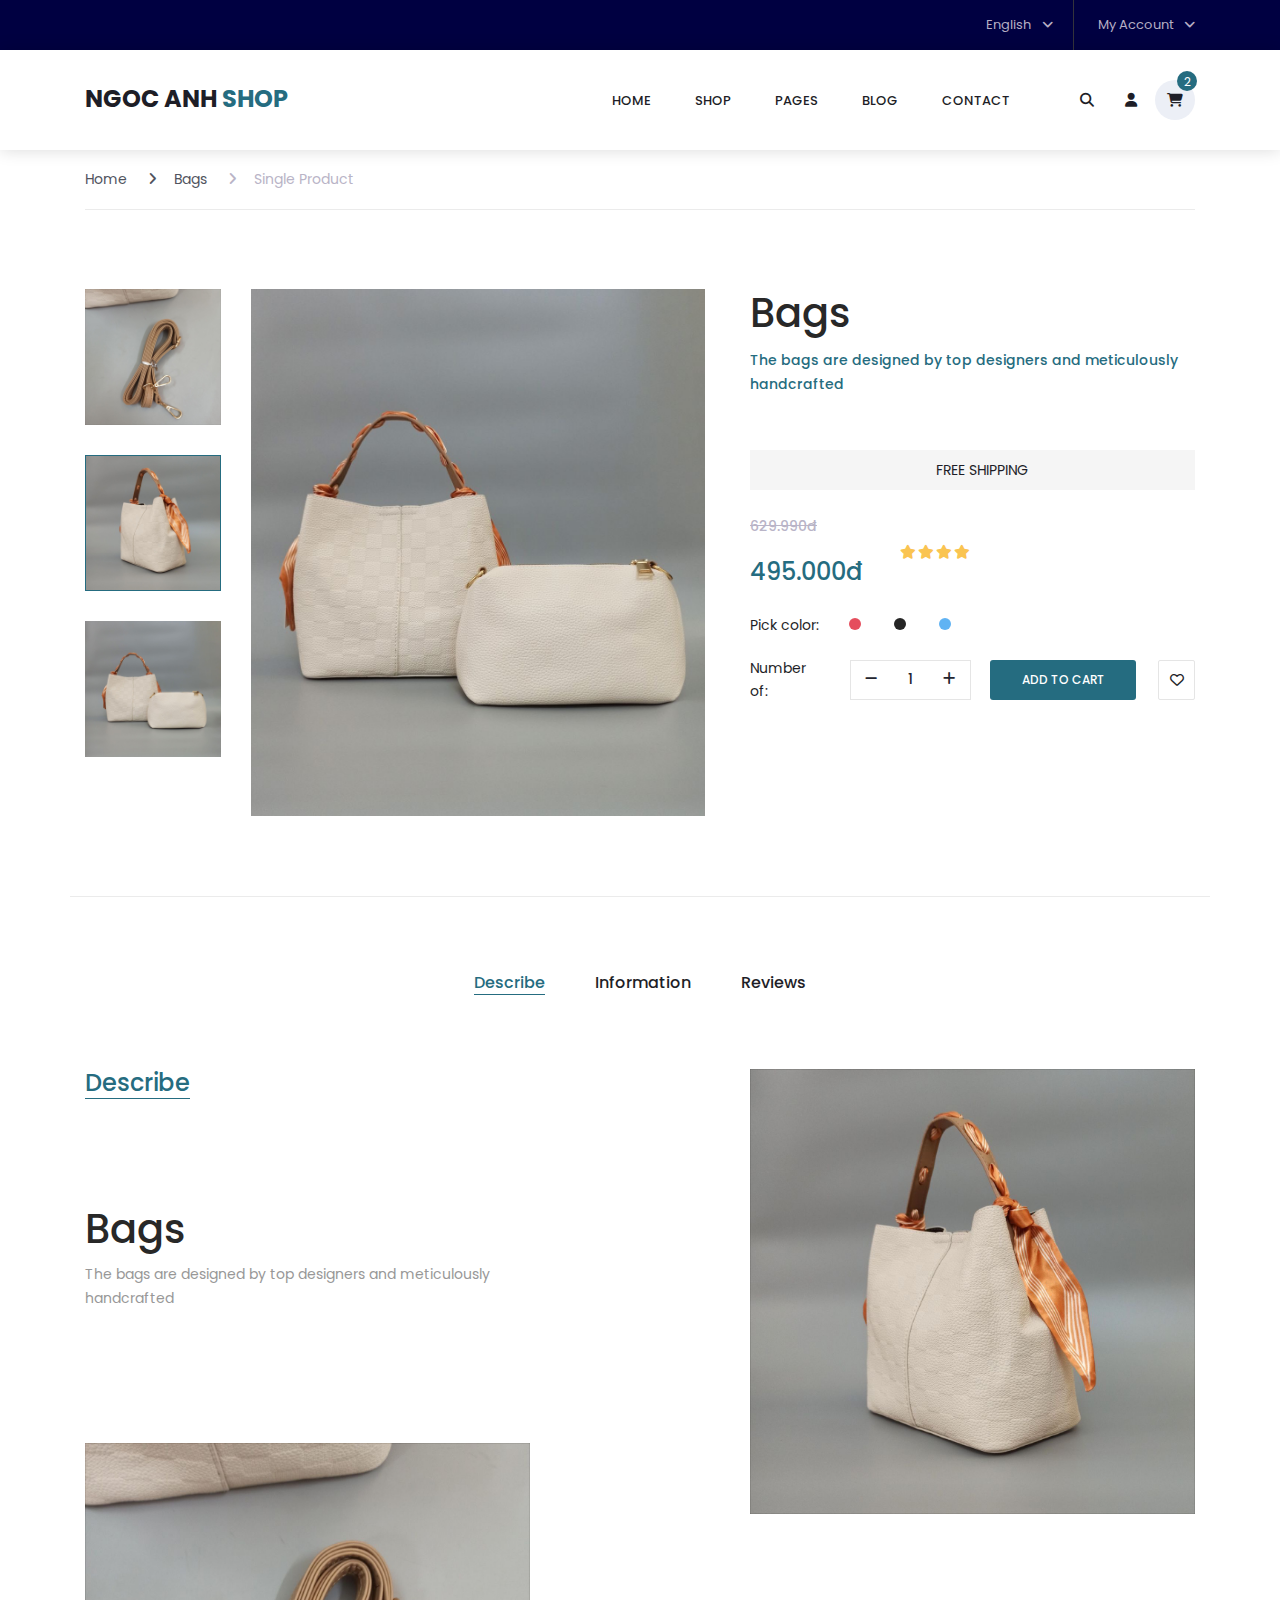
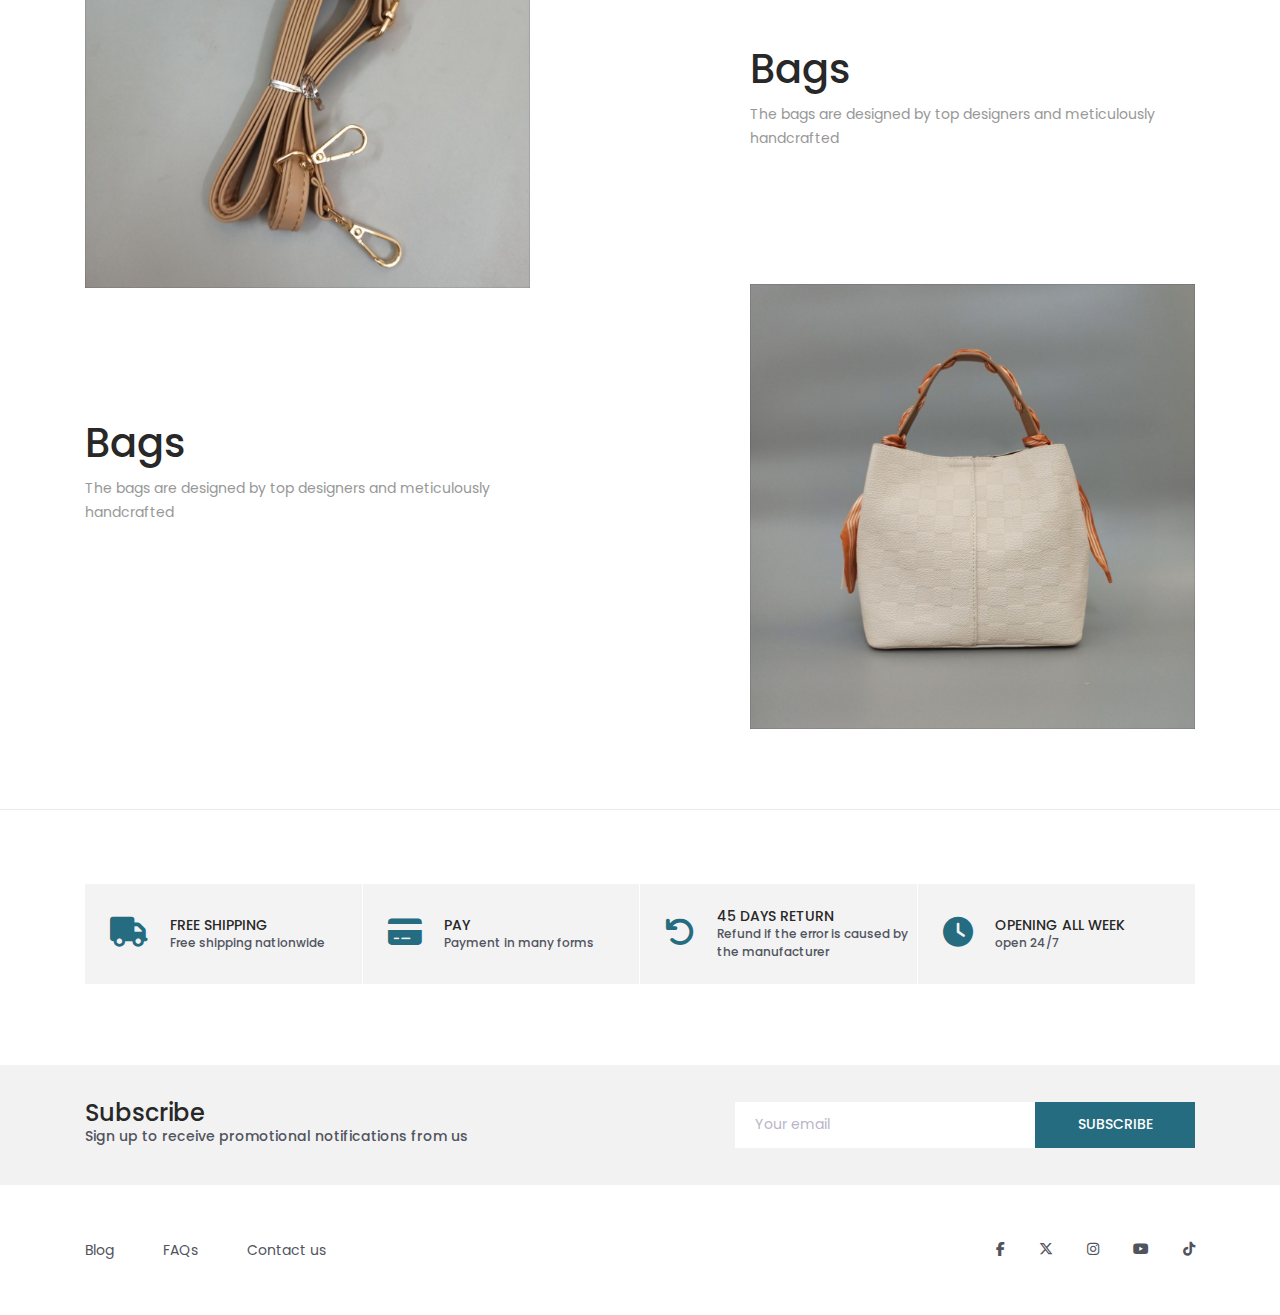
<file: Ngoc_Anh_Shop/single.html>
<!DOCTYPE html>
<html lang="en">
<head>
<title>Single Product</title>
<meta charset="utf-8">
<meta http-equiv="X-UA-Compatible" content="IE=edge">
<meta name="description" content="NA Shop Template">
<meta name="viewport" content="width=device-width, initial-scale=1">
<link rel="stylesheet" type="text/css" href="styles/bootstrap4/bootstrap.min.css">
<link rel="stylesheet" href="plugins/fontawesome-free-6.5.2-web/css/all.css">
<link rel="stylesheet" type="text/css" href="styles/single_styles.css">
<link rel="stylesheet" href="styles/base.css">
</head>

<body>

<div class="super_container">

	<!-- Header -->

	<header class="header trans_300">

		<!-- Top Navigation -->

		<div class="top_nav">
			<div class="container">
				<div class="row">
					<div class="">
					</div>
					<div class="col-md-6">
						<div class="top_nav_left"></div>
					</div>
					<div class="col-md-6 text-right">
						<div class="top_nav_right">
							<ul class="top_nav_menu">

								<!-- Language / My Account -->

								</li> 
								<li class="language">
									<a href="#">
										English
										<i class="fa fa-angle-down"></i>
									</a>
									<ul class="language_selection">
										<li><a href="#">Vietnamese</a></li>
									</ul>
								</li>
								<li class="account">
									<a href="#">
										My Account
										<i class="fa fa-angle-down"></i>
									</a>
									<ul class="account_selection">
										<li><a href="#"><i class="fa fa-sign-in" ></i>Sign In</a></li>
										<li><a href="#"><i class="fa fa-user-plus" ></i>Register</a></li>
									</ul>
								</li>
							</ul>
						</div>
					</div>
				</div>
			</div>
		</div>


		<!-- Main Navigation -->

		<div class="main_nav_container">
			<div class="container">
				<div class="row">
					<div class="col-lg-12 text-right">
						<div class="logo_container">
							<a href="#">Ngoc Anh <span>shop</span></a>
						</div>
						<nav class="navbar">
							<ul class="navbar_menu">
								<li><a href="index.html">home</a></li>
								<li><a href="#">shop</a></li>
								<li><a href="#">pages</a></li>
								<li><a href="#">blog</a></li>
								<li><a href="contact.html">contact</a></li>
							</ul>
							<ul class="navbar_user">
								<li><a href="#"><i class="fa fa-search" aria-hidden="true"></i></a></li>
								<li><a href="#"><i class="fa fa-user" aria-hidden="true"></i></a></li>
								<li class="checkout">
									<a href="#">
										<i class="fa fa-shopping-cart" aria-hidden="true"></i>
										<span id="checkout_items" class="checkout_items">2</span>
									</a>
								</li>
							</ul>
							<div class="hamburger_container">
								<i class="fa fa-bars" aria-hidden="true"></i>
							</div>
						</nav>
					</div>
				</div>
			</div>
		</div>

	</header>


	<!-- Hamburger Menu -->

	<div class="hamburger_menu">
		<div class="hamburger_close"><i class="fa fa-times" aria-hidden="true"></i></div>
		<div class="hamburger_menu_content text-right">
			<ul class="menu_top_nav">
				<li class="menu_item has-children">
					<a href="#">
						English
						<i class="fa fa-angle-down"></i>
					</a>
					<ul class="menu_selection">
					</ul>
				</li>
				<li class="menu_item has-children">
					<a href="#">
						My Account
						<i class="fa fa-angle-down"></i>
					</a>
					<ul class="menu_selection">
						<li><a href="#"><i class="fa fa-sign-in" aria-hidden="true"></i>Sign In</a></li>
						<li><a href="#"><i class="fa fa-user-plus" aria-hidden="true"></i>Register</a></li>
					</ul>
				</li>
				<li class="menu_item"><a href="#">home</a></li>
				<li class="menu_item"><a href="#">shop</a></li>
				<li class="menu_item"><a href="#">pages</a></li>
				<li class="menu_item"><a href="#">blog</a></li>
				<li class="menu_item"><a href="#">contact</a></li>
			</ul>
		</div>
	</div>

	<div class="container single_product_container">
		<div class="row">
			<div class="col">

				<!-- Breadcrumbs -->

				<div class="breadcrumbs d-flex flex-row align-items-center">
					<ul>
						<li><a href="index.html">Home</a></li>
						<li><a href="categories.html"><i class="fa fa-angle-right" aria-hidden="true"></i>Bags</a></li>
						<li class="active"><a href="#"><i class="fa fa-angle-right" aria-hidden="true"></i>Single Product</a></li>
					</ul>
				</div>

			</div>
		</div>

		<div class="row">
			<div class="col-lg-7">
				<div class="single_product_pics">
					<div class="row">
						<div class="col-lg-3 thumbnails_col order-lg-1 order-2">
							<div class="single_product_thumbnails">
								<ul>
									<li><img src="images/tui/t1-1.jpg" alt="" data-image="images/tui/t1-1.jpg"></li>
									<li class="active"><img src="images/tui/t1-2.jpg" alt="" data-image="images/tui/t1-3.jpg"></li>
									<li><img src="images/tui/t1-4.jpg" alt="" data-image="images/tui/t1-3.jpg"></li>
								</ul>
							</div>
						</div>
						<div class="col-lg-9 image_col order-lg-2 order-1">
							<div class="single_product_image">
								<div class="single_product_image_background" style="background-image:url(images/tui/t1-4.jpg)"></div>
							</div>
						</div>
					</div>
				</div>
			</div>
			<div class="col-lg-5">
				<div class="product_details">
					<div class="product_details_title">
						<h2>Bags</h2>
						<p>The bags are designed by top designers and meticulously handcrafted</p>
					</div>
					<div class="free_delivery d-flex flex-row align-items-center justify-content-center">
						<span class="ti-truck"></span><span>Free Shipping</span>
					</div>
					<div class="original_price">629.990đ</div>
					<div class="product_price">495.000đ</div>
					<ul class="star_rating">
						<li><i class="fa fa-star" aria-hidden="true"></i></li>
						<li><i class="fa fa-star" aria-hidden="true"></i></li>
						<li><i class="fa fa-star" aria-hidden="true"></i></li>
						<li><i class="fa fa-star" aria-hidden="true"></i></li>
						<li><i class="fa fa-star-o" aria-hidden="true"></i></li>
					</ul>
					<div class="product_color">
						<span>Pick color:</span>
						<ul>
							<li style="background: #e54e5d"></li>
							<li style="background: #252525"></li>
							<li style="background: #60b3f3"></li>
						</ul>
					</div>
					<div class="quantity d-flex flex-column flex-sm-row align-items-sm-center">
						<span>Number of:</span>
						<div class="quantity_selector">
							<span class="minus"><i class="fa fa-minus" aria-hidden="true"></i></span>
							<span id="quantity_value">1</span>
							<span class="plus"><i class="fa fa-plus" aria-hidden="true"></i></span>
						</div>
						<div class="red_button add_to_cart_button"><a href="#">Add to cart</a></div>
						<div class="product_favorite d-flex flex-column align-items-center justify-content-center"></div>
					</div>
				</div>
			</div>
		</div>

	</div>

	<!-- Tabs -->

	<div class="tabs_section_container">

		<div class="container">
			<div class="row">
				<div class="col">
					<div class="tabs_container">
						<ul class="tabs d-flex flex-sm-row flex-column align-items-left align-items-md-center justify-content-center">
							<li class="tab active" data-active-tab="tab_1"><span>Describe</span></li>
							<li class="tab" data-active-tab="tab_2"><span>Information</span></li>
							<li class="tab" data-active-tab="tab_3"><span>Reviews</span></li>
						</ul>
					</div>
				</div>
			</div>
			<div class="row">
				<div class="col">

					<!-- Tab Mô tả -->

					<div id="tab_1" class="tab_container active">
						<div class="row">
							<div class="col-lg-5 desc_col">
								<div class="tab_title">
									<h4>Describe</h4>
								</div>
								<div class="tab_text_block">
									<h2>Bags</h2>
									<p>The bags are designed by top designers and meticulously handcrafted</p>
								</div>
								<div class="tab_image">
									<img src="images/tui/t1-1.jpg" alt="">
								</div>
								<div class="tab_text_block">
									<h2>Bags</h2>
									<p>The bags are designed by top designers and meticulously handcrafted</p>
								</div>
							</div>
							<div class="col-lg-5 offset-lg-2 desc_col">
								<div class="tab_image">
									<img src="images/tui/t1-2.jpg" alt="">
								</div>
								<div class="tab_text_block">
									<h2>Bags</h2>
									<p>The bags are designed by top designers and meticulously handcrafted</p>
								</div>
								<div class="tab_image desc_last">
									<img src="images/tui/t1-3.jpg" alt="">
								</div>
							</div>
						</div>
					</div>

					<!-- Tab Additional Info -->

					<div id="tab_2" class="tab_container">
						<div class="row">
							<div class="col additional_info_col">
								<div class="tab_title additional_info_title">
									<h4>Additional Information</h4>
								</div>
								<p>COLOR:<span>Gold, Red</span></p>
								<p>SIZE:<span>L,M,XL</span></p>
							</div>
						</div>
					</div>

					<!-- Tab Reviews -->

					<div id="tab_3" class="tab_container">
						<div class="row">

							<!-- User Reviews -->

							<div class="col-lg-6 reviews_col">
								<div class="tab_title reviews_title">
									<h4>Reviews (2)</h4>
								</div>

								<!-- User Review -->

								<div class="user_review_container d-flex flex-column flex-sm-row">
									<div class="user">
										<div class="user_pic"></div>
										<div class="user_rating">
											<ul class="star_rating">
												<li><i class="fa fa-star" aria-hidden="true"></i></li>
												<li><i class="fa fa-star" aria-hidden="true"></i></li>
												<li><i class="fa fa-star" aria-hidden="true"></i></li>
												<li><i class="fa fa-star" aria-hidden="true"></i></li>
												<li><i class="fa fa-star-o" aria-hidden="true"></i></li>
											</ul>
										</div>
									</div>
									<div class="review">
										<div class="review_date">27 Aug 2016</div>
										<div class="user_name">Brandon William</div>
										<p>Lorem ipsum dolor sit amet, consectetur adipisicing elit, sed do eiusmod tempor incididunt ut labore et dolore magna aliqua.</p>
									</div>
								</div>

								<!-- User Review -->

								<div class="user_review_container d-flex flex-column flex-sm-row">
									<div class="user">
										<div class="user_pic"></div>
										<div class="user_rating">
											<ul class="star_rating">
												<li><i class="fa fa-star" aria-hidden="true"></i></li>
												<li><i class="fa fa-star" aria-hidden="true"></i></li>
												<li><i class="fa fa-star" aria-hidden="true"></i></li>
												<li><i class="fa fa-star" aria-hidden="true"></i></li>
												<li><i class="fa fa-star-o" aria-hidden="true"></i></li>
											</ul>
										</div>
									</div>
									<div class="review">
										<div class="review_date">27 Aug 2016</div>
										<div class="user_name">Brandon William</div>
										<p>Lorem ipsum dolor sit amet, consectetur adipisicing elit, sed do eiusmod tempor incididunt ut labore et dolore magna aliqua.</p>
									</div>
								</div>
							</div>

							<!-- Add Review -->

							<div class="col-lg-6 add_review_col">

								<div class="add_review">
									<form id="review_form" action="post">
										<div>
											<h1>Add Review</h1>
											<input id="review_name" class="form_input input_name" type="text" name="name" placeholder="Name*" required="required" data-error="Name is required.">
											<input id="review_email" class="form_input input_email" type="email" name="email" placeholder="Email*" required="required" data-error="Valid email is required.">
										</div>
										<div>
											<h1>Your Rating:</h1>
											<ul class="user_star_rating">
												<li><i class="fa fa-star" aria-hidden="true"></i></li>
												<li><i class="fa fa-star" aria-hidden="true"></i></li>
												<li><i class="fa fa-star" aria-hidden="true"></i></li>
												<li><i class="fa fa-star" aria-hidden="true"></i></li>
												<li><i class="fa fa-star-o" aria-hidden="true"></i></li>
											</ul>
											<textarea id="review_message" class="input_review" name="message"  placeholder="Your Review" rows="4" required data-error="Please, leave us a review."></textarea>
										</div>
										<div class="text-left text-sm-right">
											<button id="review_submit" type="submit" class="red_button review_submit_btn trans_300" value="Submit">submit</button>
										</div>
									</form>
								</div>

							</div>

						</div>
					</div>

				</div>
			</div>
		</div>

	</div>

	<!-- Benefit -->

	<div class="benefit">
		<div class="container">
			<div class="row benefit_row">
				<div class="col-lg-3 benefit_col">
					<div class="benefit_item d-flex flex-row align-items-center">
						<div class="benefit_icon"><i class="fa-solid fa-truck"></i></div>
						<div class="benefit_content">
							<h6>free shipping</h6>
							<p>Free shipping nationwide</p>
						</div>
					</div>
				</div>
				<div class="col-lg-3 benefit_col">
					<div class="benefit_item d-flex flex-row align-items-center">
						<div class="benefit_icon"><i class="fa-solid fa-credit-card"></i></div>
						<div class="benefit_content">
							<h6>Pay</h6>
							<p>Payment in many forms</p>
						</div>
					</div>
				</div>
				<div class="col-lg-3 benefit_col">
					<div class="benefit_item d-flex flex-row align-items-center">
						<div class="benefit_icon"><i class="fa-solid fa-arrow-rotate-left"></i></i></div>
						<div class="benefit_content">
							<h6>45 days return</h6>
							<p>Refund if the error is caused by the manufacturer</p>
						</div>
					</div>
				</div>
				<div class="col-lg-3 benefit_col">
					<div class="benefit_item d-flex flex-row align-items-center">
						<div class="benefit_icon"><i class="fa-solid fa-clock"></i></div>
						<div class="benefit_content">
							<h6>opening all week</h6>
							<p>open 24/7</p>
						</div>
					</div>
				</div>
			</div>
		</div>
	</div>


	<!-- Newsletter -->

	<div class="newsletter">
		<div class="container">
			<div class="row">
				<div class="col-lg-6">
					<div class="newsletter_text d-flex flex-column justify-content-center align-items-lg-start align-items-md-center text-center">
						<h4>Subscribe</h4>
						<p>Sign up to receive promotional notifications from us</p>
					</div>
				</div>
				<div class="col-lg-6">
					<form action="get">
						<div class="newsletter_form d-flex flex-md-row flex-column flex-xs-column align-items-center justify-content-lg-end justify-content-center">
							<input id="newsletter_email" type="email" placeholder="Your email" required="required" data-error="Valid email is required.">
							<button id="newsletter_submit" type="submit" class="newsletter_submit_btn" value="Submit" >Subscribe</button>
						</div>
					</form>
				</div>
			</div>
		</div>
	</div>

	<!-- Footer -->

	<footer class="footer">
		<div class="container">
			<div class="row">
				<div class="col-lg-6">
					<div class="footer_nav_container d-flex flex-sm-row flex-column align-items-center justify-content-lg-start justify-content-center text-center">
						<ul class="footer_nav">
							<li><a href="#">Blog</a></li>
							<li><a href="#">FAQs</a></li>
							<li><a href="contact.html">Contact us</a></li>
						</ul>
					</div>
				</div>
				<div class="col-lg-6">
					<div class="footer_social d-flex flex-row align-items-center justify-content-lg-end justify-content-center">
						<ul>
							<li><a href="#"><i class="fa-brands fa-facebook-f"></i></a></li>
							<li><a href="#"><i class="fa-brands fa-x-twitter"></i></a></li>
							<li><a href="#"><i class="fa-brands fa-instagram" ></i></a></li>
							<li><a href="#"><i class="fa-brands fa-youtube" ></i></a></li>
							<li><a href="#"><i class="fa-brands fa-tiktok" ></i></a></li>
						</ul>
					</div>
				</div>
			</div>
		</div>
	</footer>

</div>

</body>

</html>
</file>
<file: Ngoc_Anh_Shop/styles/main_styles.css>
/*********************************
3.7 Main Slider
*********************************/

.main_slider
{
	width: 100%;
	height: 700px;
	background-repeat: no-repeat;
	background-size: cover;
	background-position: center center;
	margin-top: 150px;
}
.main_slider_content
{
	width: 60%;
}
.main_slider_content h6
{
	font-weight: 500;
	text-transform: uppercase;
	margin-bottom: 29px;
}
.main_slider_content h1
{
	font-weight: 400;
	line-height: 1;
}
.red_button
{
	display: inline-flex;
	flex-direction: column;
	justify-content: center;
	align-items: center;
	width: auto;
	height: 40px;
	background: #256c80;
	border-radius: 3px;
}
.red_button a
{
	display: block;
	color: #FFFFFF;
	text-transform: uppercase;
	font-size: 12px;
	font-weight: 500;
	text-align: center;
	line-height: 40px;
	width: 100%;
}
.red_button:hover
{
	background: #008eb6 !important;
}
.super a
{
	display: block;
	color: #FFFFFF;
	text-transform: uppercase;
	font-size: 14px;
	font-weight: 500;
	text-align: center;
	line-height: 40px;
	width: 100%;
}
.shop_now_button
{
	width: 140px;
	margin-top: 32px;
}

/*********************************
4. Banner
*********************************/

.banner
{
	width: 100%;
	margin-top: 30px;
}
.banner_item
{
	display: flex;
	flex-direction: column;
	justify-content: center;
	align-items: center;
	height: 265px;
	background-repeat: no-repeat;
	background-size: cover;
	background-position: center center;
	border-radius: 10px;
}
.banner_item:hover{
	transform: scale(105%, 105%);
	transition-delay: 0.05s;
}
.banner_category
{
	height: 50px;
	background: #FFFFFF;
	min-width: 180px;
	padding-left: 25px;
	padding-right: 25px;
}
.banner_category a
{
	display: block;
	color: #1e1e27;
	text-transform: uppercase;
	font-size: 22px;
	font-weight: 600;
	text-align: center;
	line-height: 50px;
	width: 100%;
}
.banner_category a:hover
{
	color: #b5aec4;
}

/*********************************
5. New Arrivals
*********************************/

.new_arrivals
{
	width: 100%;
}
.new_arrivals_title
{
	margin-top: 74px;
}

/*********************************
5.1 New Arrivals Sorting
*********************************/

.new_arrivals_sorting
{
	display: inline-block;
	border-radius: 3px;
	margin-top: 59px;
	overflow: visible;
}
.grid_sorting_button
{
	height: 40px;
	min-width: 102px;
	padding-left: 25px;
	padding-right: 25px;
	cursor: pointer;
	border: solid 1px #ebebeb;
	font-size: 14px;
	font-weight: 500;
	text-transform: uppercase;
	background: #FFFFFF;
	border-radius: 3px;
	margin: 0;
	float: left;
	margin-left: -1px;
}
.grid_sorting_button:first-child
{
	margin-left: 0px;
}
.grid_sorting_button:last-child
{

}
.grid_sorting_button:hover
{
	background: #008eb6 !important;
}
.grid_sorting_button.active
{
	color: #FFFFFF;
	background: #256c80;
}

/*********************************
5.2 New Arrivals Products Grid
*********************************/

.product-grid
{
	width: 100%;
	margin-top: 57px;
}
.product-item
{
	width: 20%;
	height: 380px;
	cursor: pointer;
}
.product-item::after
{
	display: block;
	position: absolute;
	top: 0;
	left: -1px;
	width: calc(100% + 1px);
	height: 100%;
	pointer-events: none;
	content: '';
	border: solid 2px rgba(235,235,235,0);
	border-radius: 3px;
}
.product-item:hover::after
{
	box-shadow: 0 25px 29px rgba(63, 78, 100, 0.15);
	border: solid 2px rgba(235,235,235,1);
}
.product
{
	width: 100%;
	height: 340px;
	border-right: solid 1px #e9e9e9;
}
.product_image
{
	width: 100%;
}
.product_image img
{
	width: 100%;
}
.product_info
{
	text-align: center;
	padding-left: 10px;
	padding-right: 10px;
}
.product_name
{
	margin-top: 27px;
}
.product_name a
{
	color: #1e1e27;
	line-height: 20px;
}
.product_name:hover a
{
	color: #b5aec4;
}
.discount .product_info .product_price
{
	font-size: 14px;
}
.product_price
{
	font-size: 16px;
	color: #256c80;
	font-weight: 600;
}
.product_price span
{
	font-size: 12px;
	margin-left: 10px;
	color: #b5aec4;
	text-decoration: line-through;
}
.product_bubble
{
	position: absolute;
	top: 15px;
	width: 50px;
	height: 22px;
	border-radius: 3px;
	text-transform: uppercase;
}
.product_bubble span
{
	font-size: 12px;
	font-weight: 600;
	color: #FFFFFF;
}
.product_bubble_right::after
{
	content: ' ';
	position: absolute;
	width: 0;
	height: 0;
	left: 6px;
	right: auto;
	top: auto;
	bottom: -6px;
	border: 6px solid;
}
.product_bubble_left::after
{
	content: ' ';
	position: absolute;
	width: 0;
	height: 0;
	left: auto;
	right: 6px;
	bottom: -6px;
	border: 6px solid;
}
.product_bubble_red::after
{
	border-color: transparent transparent transparent #256c80;
}
.product_bubble_left::after
{
	border-color: #51a042 #51a042 transparent transparent;
}
.product_bubble_red
{
	background: #256c80;
}
.product_bubble_green
{
	background: #51a042;
}
.product_bubble_left
{
	left: 15px;
}
.product_bubble_right
{
	right: 15px;
}
.add_to_cart_button
{
	width: 100%;
	visibility: hidden;
	opacity: 0;
}
.add_to_cart_button a
{
	font-size: 12px;
	font-weight: 600;
}
.product-item:hover .add_to_cart_button
{
	visibility: visible;
	opacity: 1;
}
.favorite
{
	position: absolute;
	top: 15px;
	right: 15px;
	color: #b9b4c7;
	width: 17px;
	height: 17px;
	visibility: hidden;
	opacity: 0;
}
.favorite_left
{
	left: 15px;
}
.favorite.active
{
	visibility: visible;
	opacity: 1;
}
.product-item:hover .favorite
{
	visibility: visible;
	opacity: 1;
}
.favorite.active::after
{
	font-family: 'FontAwesome';
	content:'\f004';
	color: #256c80;
}
.favorite::after
{
	font-family: 'FontAwesome';
	content:'\f08a';
}
.favorite:hover::after
{
	color: #256c80;
}

/* Top look for  */

.look-for-top{
    width: 1108px;
	margin: 0px auto;
    background-color: var(--white-color);
}

.look-for-top-header{
    height: 61px !important;
    padding: 0px 20px;
    align-items: center;
}

.look-for-top-header-content{
    color: var(--color);
    font-weight: 550;
    font-size: 1.9rem;
}
.top-lfor-khoi-img{
	width: 220.27px;
	position: relative;
}
.top-lfor-khoi-img--hover{
	position: absolute;
	top: 0;
	right: 0;
	left: 0;
	bottom: 0;
	font-size: 40px;
	color: #FFFFFF;
	text-transform: uppercase;
	background-color: rgba(71, 71, 71, 0.6);
	text-align: center;
	line-height: 288px;
	z-index: 1;
	display: none;
}
@keyframes fakein{
	from{
		opacity: 0;
	}
	to{
		opacity: 1;
	}
}
.top-lfor-khoi-img:hover .top-lfor-khoi-img--hover{
	display: block;
	animation: fakein linear 0.35s;
}
/* Women-fashion  */
.Wmen-fashion{
	width: 1410px;
    margin: 0px auto;
    text-align: center;
    color: #131313;
    font-size: 31px;
    margin-top: 43px;
	font-weight: 550;
	text-transform: uppercase;
	padding-bottom: 21px;
}
/* gif  */
.gif{
	width: 100%;
	background-color: #f2f2f2;
	position: relative;
}
.gif div{
	display: flex;
	justify-content: space-between;
	padding: 30px 0px;
	width: 1140px;
	margin: 0px auto;
}
.gif-block div{
	width: 350px;
}

.gif-block div:hover{
	transform: scale(1.05);
}


.btn-gif{
	margin: 0px auto;
	height: 40px;
	text-align: center;
	font-size: 12px;
	text-transform: uppercase;
	width: 120px;
	border-radius: 3px;
	background-color: #272727;
	cursor: pointer;
}
.btn-gif a{
	color: #fff;
	line-height: 40px;
}
.btn-gif:hover{
	background-color: #3e3e3e;
}

/*********************************
7.1 Slider Nav
*********************************/

.product_slider_nav
{
	position: absolute;
	width: 30px;
	height: 70px;
	background: #d3d3d6;
	transform: translateY(-50%);
	z-index: 2;
	cursor: pointer;
	visibility: hidden;
	opacity: 0;
}
.product_slider_container:hover .product_slider_nav
{
	visibility: visible;
	opacity: 1;
}
.product_slider_nav i
{
	color: #FFFFFF;
	font-size: 12px;
}
.product_slider_nav_left
{
	top: 50%;
	left: 0;
}
.product_slider_nav_right
{
	top: 50%;
	right: 0;
}
</file>
<file: Ngoc_Anh_Shop/styles/categories_styles.css>
/*********************************
3.5 Hamburger Menu
*********************************/

.hamburger_container
{
	display: none;
	margin-left: 40px;
}
.hamburger_container i
{
	font-size: 24px;
	color: #1e1e27;
	transition: all 300ms ease;
}
.hamburger_container:hover i
{
	color: #b5aec4;
}
.hamburger_menu
{
	position: fixed;
	top: 0;
	right: -400px;
	width: 400px;
	height: 100vh;
	background: rgba(255,255,255,0.95);
	z-index: 10;
	transition: all 300ms ease;
}
.hamburger_menu.active
{
	right: 0;
}

.hamburger_close
{
	position: absolute;
	top: 26px;
	right: 10px;
	padding: 10px;
	z-index: 1;
}
.hamburger_close i
{
	font-size: 24px;
	color: #1e1e27;
	transition: all 300ms ease;
}
.hamburger_close:hover i
{
	color: #b5aec4;
}
.hamburger_menu_content
{
	padding-top: 100px;
	width: 100%;
	height: 100%;
	padding-right: 20px;
}
.menu_item
{
	display: block;
	position: relative;
	border-bottom: solid 1px #b5aec4;
	vertical-align: middle;
}
.menu_item > a
{
	display: block;
	color: #1e1e27;
	font-weight: 500;
	height: 50px;
	line-height: 50px;
	font-size: 14px;
	text-transform: uppercase;
}
.menu_item > a:hover
{
	color: #b5aec4;
}
.menu_item > a > i
{
	margin-left: 8px;
}
.menu_item.active .menu_selection
{
	display: block;
	visibility: visible;
	opacity: 1;
}
.menu_selection
{
	margin: 0;
	width: 100%;
	max-height: 0;
	overflow: hidden;
	z-index: 1;
	transition: all 0.3s ease;
}
.menu_selection li
{
	padding-left: 10px;
	padding-right: 10px;
	line-height: 50px;
}
.menu_selection li a
{
	display: block;
	color: #232530;
	border-bottom: solid 1px #dddddd;
	font-size: 13px;
	text-transform: uppercase;
	transition: all 0.3s ease;
}
.menu_selection li a i
{
	margin-right: 5px;
}
.menu_selection li a:hover
{
	color: #b5aec4;
}
.menu_selection li:last-child a
{
	border-bottom: none;
}

/*********************************
3.6 Logo
*********************************/

.logo_container
{
	position: absolute;
	top: 50%;
	-webkit-transform: translateY(-50%);
	-moz-transform: translateY(-50%);
	-ms-transform: translateY(-50%);
	-o-transform: translateY(-50%);
	transform: translateY(-50%);
	left: 15px;
}
.logo_container a
{
	font-size: 24px;
	color: #1e1e27;
	font-weight: 700;
	text-transform: uppercase;
}
.logo_container a span
{
	color: #256c80;
}
.red_button
{
	display: inline-flex;
	flex-direction: column;
	justify-content: center;
	align-items: center;
	width: auto;
	height: 40px;
	background: #256c80;
	border-radius: 3px;
	transition: all 0.3s ease;
}
.red_button:hover
{
	background: #256c80 !important;
}
.red_button a
{
	display: block;
	color: #FFFFFF;
	text-transform: uppercase;
	font-size: 14px;
	font-weight: 500;
	text-align: center;
	line-height: 40px;
	width: 100%;
}
.shop_now_button
{
	width: 140px;
	margin-top: 32px;
}

/*********************************
4. Products
*********************************/

.products_iso
{
	width: 100%;
}
.section_title
{
	display: inline-block;
	text-align: center;
}
.section_title h2
{
	display: inline-block;
}
.section_title::after
{
	display: block;
	position: absolute;
	top: calc(100% + 13px);
	left: 50%;
	transform: translateX(-50%);
	width: 60px;
	height: 5px;
	background: #256c80;
	content: '';
}

/*********************************
4.1 Product Sorting
*********************************/

.product_sorting_container_bottom
{
	margin-top: 24px;
}
.product_sorting_container_bottom .product_sorting
{
	float: right;
}
.product_sorting
{
	display: inline-block;
}
.product_sorting > li
{
	display: inline-block;
	position: relative;
	width: 185px;
	height: 40px;
	line-height: 40px;
	cursor: pointer;
	border: solid 1px #ecedee;
	padding-left: 20px;
	padding-right: 7px;
	margin-right: 16px;
}
.product_sorting_container_bottom .product_sorting > li
{
	width: 144px;
	margin-right: 0px;
	padding-right: 12px;
}
.product_sorting_container_bottom .product_sorting li span:nth-child(2)
{
	margin-left: 24px;
}
.product_sorting li i
{
	float: right;
	line-height: 40px;
	color: #51545f;
}
.product_sorting li ul
{
	display: block;
	position: absolute;
	right: 0;
	top: 120%;
	margin: 0;
	width: 100%;
	background: #FFFFFF;
	visibility: hidden;
	opacity: 0;
	z-index: 1;
	box-shadow: 0 15px 25px rgba(63, 78, 100, 0.15);
	transition: all 0.3s ease;
}
.product_sorting > li:hover ul
{
	visibility: visible;
	opacity: 1;
	top: calc(100% + 1px);
}
.product_sorting li ul li
{
	display: block;
	text-align: center;
	padding-left: 10px;
	padding-right: 10px;
}
.product_sorting li ul li span
{
	display: block;
	height: 40px;
	line-height: 40px;
	border-bottom: solid 1px #dddddd;
	color: #51545f;
	transition: all 0.3s ease;
}
.product_sorting li ul li span:hover
{
	color: #b5aec4;
}
.product_sorting li ul li:last-child span
{
	border-bottom: none;
}
.product_sorting li span:nth-child(2)
{
	margin-left: 71px;
}
.pages
{
	display: inline-block;
	float: right;
}
.product_sorting_container_bottom .pages
{
	float: left;
}
.page_current
{
	display: inline-block;
	position: relative;
	width: 40px;
	height: 40px;
	line-height: 40px;
	cursor: pointer;
	text-align: center;
	border: solid 1px #ecedee;
	margin-right: 16px;
}
.product_sorting_container_bottom .pages .page_current
{
	background: #256c80;
	border: none;
}
.page_current span
{
	color: #51545f;
}
.product_sorting_container_bottom .pages .page_current span
{
	color: #FFFFFF;
}
.page_selection
{
	display: block;
	position: absolute;
	right: 0;
	top: 120%;
	margin: 0;
	width: 100%;
	background: #FFFFFF;
	visibility: hidden;
	opacity: 0;
	z-index: 1;
	box-shadow: 0 15px 25px rgba(63, 78, 100, 0.15);
	transition: all 0.3s ease;
}
.page_selection li
{
	display: block;
	text-align: center;
	padding-left: 10px;
	padding-right: 10px;
}
.page_selection li a
{
	display: block;
	height: 40px;
	line-height: 40px;
	border-bottom: solid 1px #dddddd;
	color: #51545f;
	transition: all 0.3s ease;
}
.page_selection li a:hover
{
	color: #b5aec4;
}
.page_current:hover .page_selection
{
	visibility: visible;
	opacity: 1;
	top: calc(100% + 1px);
}
.page_total
{
	display: inline-block;
	line-height: 40px;
	margin-right: 31px;
}
.page_total span
{
	margin-right: 14px;
}
.page_next
{
	display: inline-block;
	line-height: 40px;
	cursor: pointer;
}
.page_next:hover i
{
	color: #b5aec4;
}
.page_next i
{
	font-size: 18px;
	color: #51545f;
}
.showing_results
{
	font-size: 16px;
	height: 40px;
	line-height: 40px;
	float: right;
	margin-right: 34px;
}

/*********************************
5. Breadcrumbs
*********************************/

.breadcrumbs
{
	width: 100%;
	height: 60px;
	border-bottom: solid 1px #ebebeb;
	margin-bottom: 58px;
}
.breadcrumbs ul li
{
	display: inline-block;
	margin-right: 17px;
}
.breadcrumbs ul li.active a
{
	color: #b9b4c7;
}
.breadcrumbs ul li i
{
	margin-right: 17px;
}
.breadcrumbs ul li a
{
	color: #51545f;
}

/*********************************
6. Sidebar
*********************************/

.product_section_container
{
	margin-top: 150px;
}
.product_section
{

}
.sidebar
{
	float: left;
	width: 200px;
	padding-right: 17px;
}
.sidebar_section
{
	padding-bottom: 35px;
	margin-bottom: 50px;
	border-bottom: solid 1px #ebebeb;
}
.sidebar_title h5
{
	font-size: 18px;
	margin-bottom: 21px;
}
.sidebar_categories li.active a
{
	color: #256c80;
}
.sidebar_categories li.active:hover a
{
	color: #256c80;
}
.sidebar_categories li a
{
	font-size: 14px;
	line-height: 40px;
	color: #51545f;
}
.sidebar_categories li a:hover
{
	color: #b5aec4;
}
.sidebar_categories li a span
{
	margin-right: 5px;
}
#slider-range
{
	margin-left: 7px !important;
}
#amount
{
	margin-top: 8px;
	color: #1e1e27 !important;
	font-size: 16px !important;
	font-weight: 500 !important;
}
.filter_button
{
	width: 100%;
	height: 30px;
	background: #1e1e27;
	text-align: center;
	margin-top: 25px;
	cursor: pointer;
	transition: all 0.3s ease;
}
.filter_button:hover
{
	background: #34343f;
}
.filter_button span
{
	font-size: 12px;
	font-weight: 600;
	text-transform: uppercase;
	line-height: 30px;
	color: #FFFFFF;
}
.checkboxes li
{
	height: 40px;
	line-height: 40px;
}
.checkboxes li.active i
{
	color: #256c80;
	margin-right: 21px;
}
.checkboxes li.active i::after
{
	display: block;
	position: absolute;
	top: 1px;
	left: 1px;
	font-family: 'FontAwesome';
	font-size: 10px;
	content: '\f00c';
	color: #FFFFFF;
}
.checkboxes
{
	height: 200px;
	overflow: hidden;
}
.checkboxes.active
{
	height: auto;
}
.checkboxes li i
{
	position: relative;
	color: #b3b7c8;
	cursor: pointer;
	margin-right: 22px;
}
.checkboxes li span
{
	font-family: 'Poppins', sans-serif;
	color: #51545f;
}
.show_more
{
	display: inline-block;
	cursor: pointer;
}
.show_more span
{
	height: 40px;
	line-height: 40px;
	color: #256c80;
}
.show_more span:first-child
{
	margin-right: 11px;
}

/*********************************
7. Main Content
*********************************/

.main_content
{
	float: left;
	width: calc(100% - 200px);
	padding-left: 34px;
}

.product-grid
{
	width: 100%;
	margin-top: 57px;
}
.product-item
{
	width: 25%;
	height: 380px;
	cursor: pointer;
}
.product-item::after
{
	display: block;
	position: absolute;
	top: 0;
	left: -1px;
	width: calc(100% + 1px);
	height: 100%;
	pointer-events: none;
	content: '';
	border: solid 2px rgba(235,235,235,0);
	border-radius: 3px;
	transition: all 0.3s ease;
}
.product-item:hover::after
{
	box-shadow: 0 25px 29px rgba(63, 78, 100, 0.15);
	border: solid 2px rgba(235,235,235,1);
}
.product
{
	width: 100%;
	height: 340px;
	border-right: solid 1px #e9e9e9;
}
.product_image
{
	width: 100%;
}
.product_image img
{
	width: 100%;
}
.product_info
{
	text-align: center;
	padding-left: 10px;
	padding-right: 10px;
}
.product_name
{
	margin-top: 27px;
}
.product_name a
{
	color: #1e1e27;
	line-height: 20px;
}
.product_name:hover a
{
	color: #b5aec4;
}
.discount .product_info .product_price
{
	font-size: 14px;
}
.product_price
{
	font-size: 16px;
	color: #256c80;
	font-weight: 600;
}
.product_price span
{
	font-size: 12px;
	margin-left: 10px;
	color: #b5aec4;
	text-decoration: line-through;
}
.product_bubble
{
	position: absolute;
	top: 15px;
	width: 50px;
	height: 22px;
	border-radius: 3px;
	text-transform: uppercase;
}
.product_bubble span
{
	font-size: 12px;
	font-weight: 600;
	color: #FFFFFF;
}
.product_bubble_right::after
{
	content: ' ';
	position: absolute;
	width: 0;
	height: 0;
	left: 6px;
	right: auto;
	top: auto;
	bottom: -6px;
	border: 6px solid;
}
.product_bubble_left::after
{
	content: ' ';
	position: absolute;
	width: 0;
	height: 0;
	left: auto;
	right: 6px;
	bottom: -6px;
	border: 6px solid;
}
.product_bubble_red::after
{
	border-color: transparent transparent transparent #256c80;
}
.product_bubble_left::after
{
	border-color: #51a042 #51a042 transparent transparent;
}
.product_bubble_red
{
	background: #256c80;
}
.product_bubble_green
{
	background: #51a042;
}
.product_bubble_left
{
	left: 15px;
}
.product_bubble_right
{
	right: 15px;
}
.add_to_cart_button
{
	width: 100%;
	visibility: hidden;
	opacity: 0;
	transition: all 0.3s ease;
}
.add_to_cart_button a
{
	font-size: 12px;
	font-weight: 600;
}
.product-item:hover .add_to_cart_button
{
	visibility: visible;
	opacity: 1;
}
.favorite
{
	position: absolute;
	top: 15px;
	right: 15px;
	color: #b9b4c7;
	width: 17px;
	height: 17px;
	visibility: hidden;
	opacity: 0;
}
.favorite_left
{
	left: 15px;
}
.favorite.active
{
	visibility: visible;
	opacity: 1;
}
.product-item:hover .favorite
{
	visibility: visible;
	opacity: 1;
}
.favorite.active::after
{
	font-family: 'FontAwesome';
	content:'\f004';
	color: #256c80;
}
.favorite::after
{
	font-family: 'FontAwesome';
	content:'\f08a';
}
.favorite:hover::after
{
	color: #256c80;
}
</file>
<file: Ngoc_Anh_Shop/styles/contact_styles.css>
/*********************************
3.4 Main Navigation
*********************************/

.main_nav_container
{
	width: 100%;
	background: #FFFFFF;
	box-shadow: 0 0 16px rgba(0, 0, 0, 0.15);
}
.navbar
{
	width: auto;
	height: 100px;
	float: right;
	padding-left: 0px;
	padding-right: 0px;
}
.navbar_menu li
{
	display: inline-block;
}
.navbar_menu li a
{
	display: block;
	color: #1e1e27;
	font-size: 13px;
	font-weight: 500;
	text-transform: uppercase;
	padding: 20px;
	transition: color 0.3s ease;
}
.navbar_menu li a:hover
{
	color: #b5aec4;
}
.navbar_user
{
	margin-left: 37px;
}
.navbar_user li
{
	display: inline-block;
	text-align: center;
}
.navbar_user li a
{
	display: flex;
	flex-direction: column;
	justify-content: center;
	align-items: center;
	position: relative;
	width: 40px;
	height: 40px;
	color: #1e1e27;
	transition: color 0.3s ease;
}
.navbar_user li a:hover
{
	color: #b5aec4;
}
.checkout a
{
	background: #eceff6;
	border-radius: 50%;
}
.checkout_items
{
	display: flex;
	flex-direction: column;
	justify-content: center;
	align-items: center;
	position: absolute;
	top: -9px;
	left: 22px;
	width: 20px;
	height: 20px;
	border-radius: 50%;
	background: #256c80;
	font-size: 12px;
	color: #FFFFFF;
}

/*********************************
3.5 Hamburger Menu
*********************************/

.hamburger_container
{
	display: none;
	margin-left: 40px;
}
.hamburger_container i
{
	font-size: 24px;
	color: #1e1e27;
	transition: all 300ms ease;
}
.hamburger_container:hover i
{
	color: #b5aec4;
}
.hamburger_menu
{
	position: fixed;
	top: 0;
	right: -400px;
	width: 400px;
	height: 100vh;
	background: rgba(255,255,255,0.95);
	z-index: 10;
	transition: all 300ms ease;
}
.hamburger_menu.active
{
	right: 0;
}

.hamburger_close
{
	position: absolute;
	top: 26px;
	right: 10px;
	padding: 10px;
	z-index: 1;
}
.hamburger_close i
{
	font-size: 24px;
	color: #1e1e27;
	transition: all 300ms ease;
}
.hamburger_close:hover i
{
	color: #b5aec4;
}
.hamburger_menu_content
{
	padding-top: 100px;
	width: 100%;
	height: 100%;
	padding-right: 20px;
}
.menu_item
{
	display: block;
	position: relative;
	border-bottom: solid 1px #b5aec4;
	vertical-align: middle;
}
.menu_item > a
{
	display: block;
	color: #1e1e27;
	font-weight: 500;
	height: 50px;
	line-height: 50px;
	font-size: 14px;
	text-transform: uppercase;
}
.menu_item > a:hover
{
	color: #b5aec4;
}
.menu_item > a > i
{
	margin-left: 8px;
}
.menu_item.active .menu_selection
{
	display: block;
	visibility: visible;
	opacity: 1;
}
.menu_selection
{
	margin: 0;
	width: 100%;
	max-height: 0;
	overflow: hidden;
	z-index: 1;
	transition: all 0.3s ease;
}
.menu_selection li
{
	padding-left: 10px;
	padding-right: 10px;
	line-height: 50px;
}
.menu_selection li a
{
	display: block;
	color: #232530;
	border-bottom: solid 1px #dddddd;
	font-size: 13px;
	text-transform: uppercase;
	transition: all 0.3s ease;
}
.menu_selection li a i
{
	margin-right: 5px;
}
.menu_selection li a:hover
{
	color: #b5aec4;
}
.menu_selection li:last-child a
{
	border-bottom: none;
}

/*********************************
3.6 Logo
*********************************/

.logo_container
{
	position: absolute;
	top: 50%;
	-webkit-transform: translateY(-50%);
	-moz-transform: translateY(-50%);
	-ms-transform: translateY(-50%);
	-o-transform: translateY(-50%);
	transform: translateY(-50%);
	left: 15px;
}
.logo_container a
{
	font-size: 24px;
	color: #1e1e27;
	font-weight: 700;
	text-transform: uppercase;
}
.logo_container a span
{
	color: #256c80;
}
.red_button
{
	display: inline-flex;
	flex-direction: column;
	justify-content: center;
	align-items: center;
	width: auto;
	height: 40px;
	background: #256c80;
	border-radius: 3px;
	transition: all 0.3s ease;
}
.red_button:hover
{
	background: #FE7C7F !important;
}
.red_button a
{
	display: block;
	color: #FFFFFF;
	text-transform: uppercase;
	font-size: 12px;
	font-weight: 500;
	text-align: center;
	line-height: 40px;
	width: 100%;
}
.shop_now_button
{
	width: 140px;
	margin-top: 32px;
}
.section_title
{
	display: inline-block;
	text-align: center;
}
.section_title h2
{
	display: inline-block;
}
.section_title::after
{
	display: block;
	position: absolute;
	top: calc(100% + 13px);
	left: 50%;
	-webkit-transform: translateX(-50%);
	-moz-transform: translateX(-50%);
	-ms-transform: translateX(-50%);
	-o-transform: translateX(-50%);
	transform: translateX(-50%);
	width: 60px;
	height: 5px;
	background: #256c80;
	content: '';
}
.product_details_title p
{
	color: #256c80;
}

/*********************************
4. Breadcrumbs
*********************************/

.breadcrumbs
{
	width: 100%;
	height: 60px;
	border-bottom: solid 1px #ebebeb;
	margin-bottom: 79px;
}
.breadcrumbs ul li
{
	display: inline-block;
	margin-right: 17px;
}
.breadcrumbs ul li.active a
{
	color: #b9b4c7;
}
.breadcrumbs ul li i
{
	margin-right: 17px;
}
.breadcrumbs ul li a
{
	color: #51545f;
}

/*********************************
5. Google Map
*********************************/

.contact_container
{
	margin-top: 150px;
	padding-bottom: 80px;
	border-bottom: solid 1px #ebebeb;
}
#google_map
{
	width: 100%;
	height: 507px;
	margin-bottom: 59px;
}
.map_container
{
	width: 100%;
	height: 100%;
	overflow: hidden;
	box-shadow: 0px 27px 59px rgba(0, 0, 0, 0.15);
}
#map
{
	width: 100%;
	height: calc(100% + 30px);
}

.map__tieude{
	font-size: 32px;
	padding: 52px 0px;
	color: #000000;
	border-bottom: 0.2px solid rgba(0,0,0,0.1);
}

.map__tieude:hover{
	border-bottom: 0.2px solid rgba(0,0,0,0.8);
	transition: 0.3s ease-in-out;
}
/*********************************
6. Contact Us
*********************************/

.contact_contents
{
	padding-right: 30px;
}
.contact_contents h1,
.follow_us_contents h1,
.get_in_touch_contents h1
{
	font-size: 40px;
	font-weight: 500;
}
.contact_contents p,
.get_in_touch_contents p
{
	font-size: 16px;
	font-weight: 400;
	margin-bottom: 0px;
}
.contact_contents div
{
	margin-top: 22px;
}
.contact_contents div:first-of-type
{
	margin-top: 39px;
}

/*********************************
7. Follow Us
*********************************/

.follow_us_contents
{
	margin-top: 32px;
}
.social
{
	margin-top: 20px;
}
.social li
{
	margin-right: 12px;
}
.social li:last-child
{
	margin-right: 0px;
}
.social li a
{
	display: flex;
	flex-direction: column;
	justify-content: center;
	align-items: center;
	width: 40px;
	height: 40px;
	border-radius: 50%;
	transition: all 300ms ease;
}
.social li a i
{
	color: #FFFFFF;
}
.social li:hover a
{
	transform: translateY(-5px);
	box-shadow: 0px 10px 20px rgba(0,0,0,0.3);
}

/*********************************
8. Contact Form
*********************************/

.form_input
{
	display: block;
	width: 100%;
	height: 50px;
	border: solid 1px #e5e5e5;
	padding-left: 20px;
	font-size: 16px;
	margin-bottom: 20px;
}
.input_message
{
	width: 100%;
	margin-bottom: 15px;
	font-size: 16px;
	padding-bottom: 15px;
}
.form_input:focus,
#newsletter_email:focus
{
	border: solid 1px #7f7f7f !important;
	box-shadow: none !important;
}
.message_submit_btn
{
	background: #1e1e27;
	color: #FFFFFF;
	text-transform: uppercase;
	width: 165px;
	border: none;
	height: 46px;
	cursor: pointer;
}
.message_submit_btn:hover
{
	background: #2b2b34 !important;
}
:focus
{
	outline: none !important;
}
.input_ph::-webkit-input-placeholder
{
	font-size: 16px !important;
	font-weight: 400;
	color: #b9b4c7 !important;
}

.input_ph:-ms-input-placeholder
{
	font-size: 16px !important;
	font-weight: 400;
	color: #b9b4c7 !important;
}
.input_ph::input-placeholder
{
	font-size: 16px !important;
	font-weight: 400;
	color: #b9b4c7 !important;
}
textarea
{
	border: solid 1px #e5e5e5;
	padding-left: 20px;
	padding-top: 15px;
}
textarea:hover
{
	border-color: #7f7f7f !important;
}
.input_name
{
	margin-bottom: 19px;
	margin-top: 31px;
}
.input_review
{
	display: block;
	width: 100%;
	border: solid 1px #e5e5e5;
	margin-top: 23px;
	padding-left: 20px;
	padding-top: 13px;
}
.user_star_rating
{
	display: inline-block;
	margin-left: 18px;
}
.user_star_rating li
{
	display: inline-block;
	margin-right: -3px;
	cursor: pointer;
}
.user_star_rating li i
{
	color: #f5c136;
	font-size: 18px;
}
.review_submit_btn
{
	width: 170px;
	border: none;
	color: #FFFFFF;
	text-transform: uppercase;
	font-size: 14px;
	font-weight: 500;
	cursor: pointer;
}
</file>
<file: Ngoc_Anh_Shop/styles/single_styles.css>
/*********************************
3.4 Main Navigation
*********************************/

.main_nav_container
{
	width: 100%;
	background: #FFFFFF;
	box-shadow: 0 0 16px rgba(0, 0, 0, 0.15);
}
.navbar
{
	width: auto;
	height: 100px;
	float: right;
	padding-left: 0px;
	padding-right: 0px;
}
.navbar_menu li
{
	display: inline-block;
}
.navbar_menu li a
{
	display: block;
	color: #1e1e27;
	font-size: 13px;
	font-weight: 500;
	text-transform: uppercase;
	padding: 20px;
	transition: color 0.3s ease;
}
.navbar_menu li a:hover
{
	color: #b5aec4;
}
.navbar_user
{
	margin-left: 37px;
}
.navbar_user li
{
	display: inline-block;
	text-align: center;
}
.navbar_user li a
{
	display: flex;
	flex-direction: column;
	justify-content: center;
	align-items: center;
	position: relative;
	width: 40px;
	height: 40px;
	color: #1e1e27;
	transition: color 0.3s ease;
}
.navbar_user li a:hover
{
	color: #b5aec4;
}
.checkout a
{
	background: #eceff6;
	border-radius: 50%;
}
.checkout_items
{
	display: flex;
	flex-direction: column;
	justify-content: center;
	align-items: center;
	position: absolute;
	top: -9px;
	left: 22px;
	width: 20px;
	height: 20px;
	border-radius: 50%;
	background: #256c80;
	font-size: 12px;
	color: #FFFFFF;
}

/*********************************
3.5 Hamburger Menu
*********************************/

.hamburger_container
{
	display: none;
	margin-left: 40px;
}
.hamburger_container i
{
	font-size: 24px;
	color: #1e1e27;
	transition: all 300ms ease;
}
.hamburger_container:hover i
{
	color: #b5aec4;
}
.hamburger_menu
{
	position: fixed;
	top: 0;
	right: -400px;
	width: 400px;
	height: 100vh;
	background: rgba(255,255,255,0.95);
	z-index: 10;
	transition: all 300ms ease;
}
.hamburger_menu.active
{
	right: 0;
}

.hamburger_close
{
	position: absolute;
	top: 26px;
	right: 10px;
	padding: 10px;
	z-index: 1;
}
.hamburger_close i
{
	font-size: 24px;
	color: #1e1e27;
	transition: all 300ms ease;
}
.hamburger_close:hover i
{
	color: #b5aec4;
}
.hamburger_menu_content
{
	padding-top: 100px;
	width: 100%;
	height: 100%;
	padding-right: 20px;
}
.menu_item
{
	display: block;
	position: relative;
	border-bottom: solid 1px #b5aec4;
	vertical-align: middle;
}
.menu_item > a
{
	display: block;
	color: #1e1e27;
	font-weight: 500;
	height: 50px;
	line-height: 50px;
	font-size: 14px;
	text-transform: uppercase;
}
.menu_item > a:hover
{
	color: #b5aec4;
}
.menu_item > a > i
{
	margin-left: 8px;
}
.menu_item.active .menu_selection
{
	display: block;
	visibility: visible;
	opacity: 1;
}
.menu_selection
{
	margin: 0;
	width: 100%;
	max-height: 0;
	overflow: hidden;
	z-index: 1;
	transition: all 0.3s ease;
}
.menu_selection li
{
	padding-left: 10px;
	padding-right: 10px;
	line-height: 50px;
}
.menu_selection li a
{
	display: block;
	color: #232530;
	border-bottom: solid 1px #dddddd;
	font-size: 13px;
	text-transform: uppercase;
	transition: all 0.3s ease;
}
.menu_selection li a i
{
	margin-right: 5px;
}
.menu_selection li a:hover
{
	color: #b5aec4;
}
.menu_selection li:last-child a
{
	border-bottom: none;
}

/*********************************
3.6 Logo
*********************************/

.logo_container
{
	position: absolute;
	top: 50%;
	-webkit-transform: translateY(-50%);
	-moz-transform: translateY(-50%);
	-ms-transform: translateY(-50%);
	-o-transform: translateY(-50%);
	transform: translateY(-50%);
	left: 15px;
}
.logo_container a
{
	font-size: 24px;
	color: #1e1e27;
	font-weight: 700;
	text-transform: uppercase;
}
.logo_container a span
{
	color: #256c80;
}
.red_button
{
	display: inline-flex;
	flex-direction: column;
	justify-content: center;
	align-items: center;
	width: auto;
	height: 40px;
	background: #256c80;
	border-radius: 3px;
	transition: all 0.3s ease;
}
.red_button:hover
{
	background: #008eb6 !important;
}
.red_button a
{
	display: block;
	color: #FFFFFF;
	text-transform: uppercase;
	font-size: 12px;
	font-weight: 500;
	text-align: center;
	line-height: 40px;
	width: 100%;
}
.shop_now_button
{
	width: 140px;
	margin-top: 32px;
}
.section_title
{
	display: inline-block;
	text-align: center;
}
.section_title h2
{
	display: inline-block;
}
.section_title::after
{
	display: block;
	position: absolute;
	top: calc(100% + 13px);
	left: 50%;
	transform: translateX(-50%);
	width: 60px;
	height: 5px;
	background: #256c80;
	content: '';
}
.product_details_title p
{
	color: #256c80;
}

/*********************************
4. Breadcrumbs
*********************************/

.breadcrumbs
{
	width: 100%;
	height: 60px;
	border-bottom: solid 1px #ebebeb;
	margin-bottom: 79px;
}
.breadcrumbs ul li
{
	display: inline-block;
	margin-right: 17px;
}
.breadcrumbs ul li.active a
{
	color: #b9b4c7;
}
.breadcrumbs ul li i
{
	margin-right: 17px;
}
.breadcrumbs ul li a
{
	color: #51545f;
}

/*********************************
5. Single Product Section
*********************************/

.single_product_container
{
	margin-top: 150px;
	padding-bottom: 80px;
	border-bottom: solid 1px #ebebeb;
}
.single_product_thumbnails
{
	height: 527px;
}
.single_product_thumbnails ul li
{
	position: relative;
	height: 136px;
	margin-bottom: 30px;
	cursor: pointer;
}
.single_product_thumbnails ul li::after
{
	display: block;
	position: absolute;
	top: 0;
	left: 0;
	width: 100%;
	height: 100%;
	border: solid 1px #256c80;
	content: '';
	visibility: hidden;
}
.single_product_thumbnails ul li.active::after,
.single_product_thumbnails ul li:hover::after
{
	visibility: visible;
}
.single_product_thumbnails ul li img
{
	width: 100%;
}
.image_col
{
	padding-right: 30px;
}
.single_product_image
{
	width: 100%;
	height: 527px;
}
.single_product_image_background
{
	position: absolute;
	top: 0;
	left: 0;
	width: 100%;
	height: 100%;
	background-repeat: no-repeat;
	background-size: cover;
	background-position: center center;
}

/*********************************
6. Product Details
*********************************/

.product_details
{
	width: 100%;
}
.product_details_title
{
	font-weight: 500px;
	line-height: 30px;
}
.product_details_title p
{
	margin-top: 12px;
}
.free_delivery
{
	background: #f5f5f5;
	margin-top: 53px;
}
.free_delivery i
{
	display: inline-block;
}
.free_delivery span:last-child
{
	display: inline-block;
	height: 40px;
	line-height: 40px;
	text-transform: uppercase;
}
.free_delivery span:first-child
{
	display: inline-block;
	margin-right: 19px;
	font-size: 16px;
	transform: translateY(-1px);
}
.original_price
{
	font-weight: 500;
	color: #b9b4c7;
	text-decoration: line-through;
	line-height: 30px;
	margin-top: 21px;
}
.product_price
{
	display: inline-block;
	font-size: 24px;
	color: #256c80;
	font-weight: 500;
	line-height: 30px;
	margin-top: 2px;
}
.star_rating
{
	display: inline-block;
	margin-left: 33px;
}
.star_rating li
{
	display: inline-block;
	margin-right: -2px;
	cursor: pointer;
}
.star_rating li i
{
	color: #fac451;
}
.product_color
{
	margin-top: 27px;
}
.product_color ul
{
	display: inline-block;
	margin-left: 26px;
}
.product_color ul li
{
	display: inline-block;
	width: 12px;
	height: 12px;
	border-radius: 50%;
	margin-right: 29px;
	cursor: pointer;
}
.quantity
{
	width: 100%;
	height: 40px;
	margin-top: 23px;
}
.quantity_selector
{
	display: flex;
	flex-direction: row;
	justify-content: space-between;
	align-items: center;
	width: 132px;
	height: 100%;
	border: solid 1px #e5e5e5;
	margin-left: 29px;
}
.quantity_selector span
{
	font-weight: 500;
	color: #232530;
}
.plus,
.minus
{
	padding-left: 14px;
	padding-right: 14px;
	cursor: pointer;
}
.plus:hover,
.minus:hover
{
	color: #b5aec4;
}
.add_to_cart_button
{
	width: 160px;
	margin-left: 19px;
	font-size: 12px !important;
}
.product_favorite
{
	width: 40px;
	height: 100%;
	margin-left: 22px;
	border: solid 1px #e5e5e5;
	border-radius: 2px;
	cursor: pointer;
}
.product_favorite:hover::after
{
	color: #256c80;
}
.product_favorite::after
{
	font-family: 'FontAwesome';
	content:'\f08a';
	font-size: 14px;
}
.product_favorite.active::after
{
	content:'\f004';
	color: #256c80;
}

/*********************************
7. Tabs
*********************************/

.tabs_section_container
{
	width: 100%;
	padding-bottom: 80px;
	border-bottom: solid 1px #ebebeb;
}
.tabs_container
{
	margin-top: 66px;
	margin-bottom: 66px;
}
.tabs
{

}
.tab
{
	margin-right: 50px;
	cursor: pointer;
}
.tab:last-child
{
	margin-right: 0px;
}
.tab span
{
	height: 40px;
	line-height: 40px;
	font-size: 16px;
	font-weight: 500;
	color: #1e1e27;
}
.tab:hover span
{
	color: #b5aec4;
}
.tab.active span
{
	color: #256c80;
	border-bottom: solid 1px #256c80;
}
.tab_container
{
	width: 100%;
	display: none;
}
.tab_container.active
{
	display: block;
}

/*********************************
7.1 Description
*********************************/

.desc_col
{

}
.tab_title
{
	margin-bottom: 98px;
}
.tab_title h4
{
	display: inline-block;
	color: #256c80;
	border-bottom: solid 1px #256c80;
}
.tab_text_block
{
	margin-bottom: 133px;
}
.tab_text_block p
{
	font-weight: 400;
	margin-top: 10px;
}
.tab_image
{
	width: 100%;
	margin-bottom: 131px;
}
.tab_image img
{
	width: 100%;
}
.desc_last
{
	margin-bottom: 0px;
}

/*********************************
7.2. Additional Info
*********************************/

.additional_info_col p span
{
	margin-left: 22px;
}
.additional_info_title
{
	margin-bottom: 48px;
}

/*********************************
7.3 Reviews
*********************************/

.reviews_title
{
	margin-bottom: 58px;
}
.user_review_container
{
	width: 100%;
	margin-bottom: 37px;
}
.reviews_col
{
	padding-right: 30px;
}
.user_pic
{
	width: 70px;
	height: 70px;
	background: #ebebeb;
	border-radius: 50%;
}
.user_rating .star_rating
{
	margin-left: 5px;
	margin-top: 13px;
}
.user_rating .star_rating li
{
	margin-right: -3px;
}
.user_rating .star_rating li i
{
	font-size: 12px;
}
.review
{
	padding-left: 30px;
}
.review_date
{
	color: #256c80;
	margin-top: -4px;
}
.user_name
{
	font-size: 16px;
	font-weight: 500;
	margin-bottom: 18px;
}
.review p
{
	font-weight: 400;
}

/*********************************
8. Add Review
*********************************/

.add_review
{
	margin-top: 94px;
}
#review_form > div
{
	margin-bottom: 40px;
}
#review_form div:nth-child(2) h1
{
	display: inline-block;
}
#review_form div:nth-child(2)
{
	margin-bottom: 20px;
}
#review_form > div:last-child
{
	margin-bottom: 0px;
}
.add_review h1
{
	font-size: 18px;
	font-weight: 500;
}
.form_input
{
	display: block;
	width: 100%;
	height: 50px;
	border: solid 1px #e5e5e5;
	padding-left: 20px;
}
.input_name
{
	margin-bottom: 19px;
	margin-top: 31px;
}
.input_review
{
	display: block;
	width: 100%;
	border: solid 1px #e5e5e5;
	margin-top: 23px;
	padding-left: 20px;
	padding-top: 13px;
}
.user_star_rating
{
	display: inline-block;
	margin-left: 18px;
}
.user_star_rating li
{
	display: inline-block;
	margin-right: -3px;
	cursor: pointer;
}
.user_star_rating li i
{
	color: #f5c136;
	font-size: 18px;
}
.review_submit_btn
{
	width: 170px;
	border: none;
	color: #FFFFFF;
	text-transform: uppercase;
	font-size: 14px;
	font-weight: 500;
	cursor: pointer;
}
</file>
<file: Ngoc_Anh_Shop/styles/base.css>
@charset "utf-8";
@import url('https://fonts.googleapis.com/css?family=Poppins:400,500,600,700,900');
/* Reset css */
*
{
	margin: 0;
	padding: 0;
}
body
{
	font-family: 'Poppins', sans-serif;
	font-size: 14px;
	line-height: 23px;
	font-weight: 400;
	background: #FFFFFF;
	color: #1e1e27;
}
div
{
	display: block;
	position: relative;
    box-sizing: border-box;
}
ul
{
	list-style: none;
	margin-bottom: 0px;
}
p
{
	font-family: 'Poppins', sans-serif;
	font-size: 14px;
	line-height: 1.7;
	font-weight: 500;
	color: #989898;
	text-shadow: rgba(0,0,0,.01) 0 0 1px;
}
p a
{
	display: inline;
	position: relative;
	color: inherit;
	border-bottom: solid 2px #fde0db;
}
a, a:hover, a:visited, a:active, a:link
{
	text-decoration: none;
	text-shadow: rgba(0,0,0,.01) 0 0 1px;
}
p a:active
{
	position: relative;
	color: #256c80;
}
p a:hover
{
	color: #256c80;
	background: #fde0db;
}
p a:hover::after
{
	opacity: 0.2;
}
::selection
{
	background: #fde0db;
	color: #256c80;
}
p::selection
{
	background: #fde0db;
}
h1{font-size: 72px;}
h2{font-size: 40px;}
h3{font-size: 28px;}
h4{font-size: 24px;}
h5{font-size: 16px;}
h6{font-size: 14px;}
h1, h2, h3, h4, h5, h6
{
	color: #282828;;
	text-shadow: rgba(0,0,0,.01) 0 0 1px;
}

.fill_height
{
	height: 100%;
}

.super_container
{
	width: 100%;
	overflow: hidden;
}



/*********************************
3. Home
*********************************/

.header
{
	position: fixed;
	top: 0;
	left: 0;
	width: 100%;
	background: #FFFFFF;
	z-index: 10;
}
.top_nav
{
	width: 100%;
	height: 50px;
	background: #000041;
}
.top_nav_left
{
	height: 50px;
	line-height: 50px;
	font-size: 13px;
	color: #b5aec4;
	text-transform: uppercase;
}

/*********************************
3.1 Currency
*********************************/

.currency
{
	display: inline-block;
	position: relative;
	min-width: 50px;
	border-right: solid 1px #33333b;
	padding-right: 20px;
	padding-left: 20px;
	text-align: center;
	vertical-align: middle;
	background: #1e1e27;
}
.currency > a
{
	display: block;
	color: #b5aec4;
	font-weight: 400;
	height: 50px;
	line-height: 50px;
	font-size: 13px;
	text-transform: uppercase;
}
.currency > a > i
{
	margin-left: 8px;
}
.currency:hover .currency_selection
{
	visibility: visible;
	opacity: 1;
	top: 100%;
}
.currency_selection
{
	display: block;
	position: absolute;
	right: 0;
	top: 120%;
	margin: 0;
	width: 100%;
	background: #FFFFFF;
	visibility: hidden;
	opacity: 0;
	z-index: 1;
	box-shadow: 0 0 25px rgba(63, 78, 100, 0.15);
}
.currency_selection li
{
	padding-left: 10px;
	padding-right: 10px;
	line-height: 50px;
}
.currency_selection li a
{
	display: block;
	color: #232530;
	border-bottom: solid 1px #dddddd;
	font-size: 13px;
	text-transform: uppercase;
}
.currency_selection li a:hover
{
	color: #b5aec4;
}
.currency_selection li:last-child a
{
	border-bottom: none;
}

/*********************************
3.2 Language
*********************************/

.language
{
	display: inline-block;
	position: relative;
	min-width: 50px;
	border-right: solid 1px #33333b;
	padding-right: 20px;
	padding-left: 20px;
	text-align: center;
	vertical-align: middle;
	background: #000041;
}
.language > a
{
	display: block;
	color: #b5aec4;
	font-weight: 400;
	height: 50px;
	line-height: 50px;
	font-size: 13px;
}
.language > a > i
{
	margin-left: 8px;
}
.language:hover .language_selection
{
	visibility: visible;
	opacity: 1;
	top: 100%;
}
.language_selection
{
	display: block;
	position: absolute;
	right: 0;
	top: 120%;
	margin: 0;
	width: 100%;
	background: #FFFFFF;
	visibility: hidden;
	opacity: 0;
	z-index: 1;
	box-shadow: 0 0 25px rgba(63, 78, 100, 0.15);
}
.language_selection li
{
	padding-left: 10px;
	padding-right: 10px;
	line-height: 50px;
}
.language_selection li a
{
	display: block;
	color: #232530;
	border-bottom: solid 1px #dddddd;
	font-size: 13px;
}
.language_selection li a:hover
{
	color: #b5aec4;
}
.language_selection li:last-child a
{
	border-bottom: none;
}

/*********************************
3.3 Account
*********************************/

.account
{
	display: inline-block;
	position: relative;
	min-width: 50px;
	padding-left: 20px;
	text-align: center;
	vertical-align: middle;
	background: #000041;
}
.account > a
{
	display: block;
	color: #b5aec4;
	font-weight: 400;
	height: 50px;
	line-height: 50px;
	font-size: 13px;
}
.account > a > i
{
	margin-left: 8px;
}
.account:hover .account_selection
{
	visibility: visible;
	opacity: 1;
	top: 100%;
}
.account_selection
{
	display: block;
	position: absolute;
	right: 0;
	top: 120%;
	margin: 0;
	width: 100%;
	background: #FFFFFF;
	visibility: hidden;
	opacity: 0;
	z-index: 1;
	box-shadow: 0 0 25px rgba(63, 78, 100, 0.15);
}
.account_selection li
{
	padding-left: 10px;
	padding-right: 10px;
	line-height: 50px;
}
.account_selection li a
{
	display: block;
	color: #232530;
	border-bottom: solid 1px #dddddd;
	font-size: 14px;
}
.account_selection li a:hover
{
	color: #b5aec4;
}
.account_selection li:last-child a
{
	border-bottom: none;
}
.account_selection li a i
{
	margin-right: 10px;
}

/*********************************
3.4 Main Navigation
*********************************/

.main_nav_container
{
	width: 100%;
	background: #FFFFFF;
	box-shadow: 0 0 16px rgba(0, 0, 0, 0.15);
}
.navbar
{
	width: auto;
	height: 100px;
	float: right;
	padding-left: 0px;
	padding-right: 0px;
}
.navbar_menu li
{
	display: inline-block;
}
.navbar_menu li a
{
	display: block;
	color: #1e1e27;
	font-size: 13px;
	font-weight: 500;
	text-transform: uppercase;
	padding: 20px;
}
.navbar_menu li a:hover
{
	color: #b5aec4;
}
.navbar_user
{
	margin-left: 37px;
}
.navbar_user li
{
	display: inline-block;
	text-align: center;
}
.navbar_user li a
{
	display: flex;
	flex-direction: column;
	justify-content: center;
	align-items: center;
	position: relative;
	width: 40px;
	height: 40px;
	color: #1e1e27;
}
.navbar_user li a:hover
{
	color: #b5aec4;
}
.checkout a
{
	background: #eceff6;
	border-radius: 50%;
}
.checkout_items
{
	display: flex;
	flex-direction: column;
	justify-content: center;
	align-items: center;
	position: absolute;
	top: -9px;
	left: 22px;
	width: 20px;
	height: 20px;
	border-radius: 50%;
	background: #256c80;
	font-size: 12px;
	color: #FFFFFF;
}

/*********************************
3.5 Hamburger Menu
*********************************/

.hamburger_container
{
	display: none;
	margin-left: 40px;
}
.hamburger_container i
{
	font-size: 24px;
	color: #1e1e27;
}
.hamburger_container:hover i
{
	color: #b5aec4;
}
.hamburger_menu
{
	position: fixed;
	top: 0;
	right: -400px;
	width: 400px;
	height: 100vh;
	background: rgba(255,255,255,0.95);
	z-index: 10;
}
.hamburger_menu.active
{
	right: 0;
}

.hamburger_close
{
	position: absolute;
	top: 26px;
	right: 10px;
	padding: 10px;
	z-index: 1;
}
.hamburger_close i
{
	font-size: 24px;
	color: #1e1e27;
}
.hamburger_close:hover i
{
	color: #b5aec4;
}
.hamburger_menu_content
{
	padding-top: 100px;
	width: 100%;
	height: 100%;
	padding-right: 20px;
}
.menu_item
{
	display: block;
	position: relative;
	border-bottom: solid 1px #b5aec4;
	vertical-align: middle;
}
.menu_item > a
{
	display: block;
	color: #1e1e27;
	font-weight: 500;
	height: 50px;
	line-height: 50px;
	font-size: 14px;
	text-transform: uppercase;
}
.menu_item > a:hover
{
	color: #b5aec4;
}
.menu_item > a > i
{
	margin-left: 8px;
}
.menu_item.active .menu_selection
{
	display: block;
	visibility: visible;
	opacity: 1;
}
.menu_selection
{
	margin: 0;
	width: 100%;
	max-height: 0;
	overflow: hidden;
	z-index: 1;
}
.menu_selection li
{
	padding-left: 10px;
	padding-right: 10px;
	line-height: 50px;
}
.menu_selection li a
{
	display: block;
	color: #232530;
	border-bottom: solid 1px #dddddd;
	font-size: 13px;
	text-transform: uppercase;
}
.menu_selection li a:hover
{
	color: #b5aec4;
}
.menu_selection li:last-child a
{
	border-bottom: none;
}

/*********************************
3.6 Logo
*********************************/

.logo_container
{
	position: absolute;
	top: 50%;
	transform: translateY(-50%);
	left: 15px;
}
.logo_container a
{
	font-size: 24px;
	color: #1e1e27;
	font-weight: 700;
	text-transform: uppercase;
}
.logo_container a span
{
	color: #256c80;
}
/*********************************
8. Benefit
*********************************/

.benefit
{
	margin-top: 74px;
}
.benefit_row
{
	padding-left: 15px;
	padding-right: 15px;
}
.benefit_col
{
	padding-left: 0px;
	padding-right: 0px;
}
.benefit_item
{
	height: 100px;
	background: #f3f3f3;
	border-right: solid 1px #FFFFFF;
	padding-left: 25px;
}
.benefit_col:last-child .benefit_item
{
	border-right: none;
}
.benefit_icon i
{
	font-size: 30px;
	color: #256c80;
}
.benefit_content
{
	padding-left: 22px;
}
.benefit_content h6
{
	text-transform: uppercase;
	line-height: 18px;
	font-weight: 500;
	margin-bottom: 0px;
}
.benefit_content p
{
	font-size: 12px;
	line-height: 18px;
	margin-bottom: 0px;
	color: #51545f;
}

/*********************************
9. Blogs
*********************************/

.blogs
{
	margin-top: 72px;
}
.blogs_container
{
	margin-top: 53px;
}
.blog_item
{
	height: 255px;
	width: 100%;
}
.blog_background
{
	position: absolute;
	top: 0;
	left: 0;
	width: 100%;
	height: 100%;
	background-repeat: no-repeat;
	background-size: cover;
	background-position: center center;
}
.blog_content
{
	position: absolute;
	top: 30px;
	left: 30px;
	width: calc(100% - 60px);
	height: calc(100% - 60px);
	background: rgba(255,255,255,0.9);
	padding-left: 10px;
	padding-right: 10px;
	visibility: hidden;
	opacity: 0;
	transform-origin: center center;
	-webkit-transform: scale(0.7);
	-moz-transform: scale(0.7);
	-ms-transform: scale(0.7);
	-o-transform: scale(0.7);
	transform: scale(0.7);
}
.blog_item:hover .blog_content
{
	visibility: visible;
	opacity: 1;
	transform: scale(1);
}
.blog_title
{
	font-weight: 500;
	line-height: 1.25;
	margin-bottom: 0px;
}
.blog_meta
{
	font-size: 12px;
	line-height: 30px;
	font-weight: 400;
	text-transform: uppercase;
	color: #51545f;
	margin-bottom: 0px;
	margin-top: 3px;
	letter-spacing: 1px;
}
.blog_more
{
	font-size: 14px;
	line-height: 16px;
	font-weight: 500;
	color: #256c80;
	border-bottom: solid 1px #256c80;
	margin-top: 12px;
}
.blog_more:hover
{
	color: #008eb6;
}

/*********************************
10. Newsletter
*********************************/

.newsletter
{
	width: 100%;
	background: #f2f2f2;
	margin-top: 81px;
}
.newsletter_text
{
	height: 120px;
}
.newsletter_text h4
{
	margin-bottom: 0px;
	line-height: 24px;
}
.newsletter_text p
{
	margin-bottom: 0px;
	line-height: 1.7;
	color: #51545f;
}
.newsletter_form
{
	height: 120px;
}
#newsletter_email
{
	width: 300px;
	height: 46px;
	background: #FFFFFF;
	border: none;
	padding-left: 20px;
}
#newsletter_email:focus
{
	border: solid 1px #7f7f7f !important;
	box-shadow: none !important;
}
:focus
{
	outline: none !important;
}
#newsletter_email::-webkit-input-placeholder
{
	font-size: 14px !important;
	font-weight: 400;
	color: #b9b4c7 !important;
}
#newsletter_email:-ms-input-placeholder
{
	font-size: 14px !important;
	font-weight: 400;
	color: #b9b4c7 !important;
}
#newsletter_email::input-placeholder
{
	font-size: 14px !important;
	font-weight: 400;
	color: #b9b4c7 !important;
}
.newsletter_submit_btn
{
	width: 160px;
	height: 46px;
	border: none;
	background: #256c80;
	color: #FFFFFF;
	font-size: 14px;
	font-weight: 500;
	text-transform: uppercase;
	cursor: pointer;
}
.newsletter_submit_btn:hover
{
	background: #008eb6;
}

/*********************************
11. Footer
*********************************/

.footer_nav_container
{
	height: 130px;
}
.cr
{
	margin-right: 48px;
}
.footer_nav li
{
	display: inline-block;
	margin-right: 45px;
}
.footer_nav li:last-child
{
	margin-right: 0px;
}
.footer_nav li a, .cr
{
	font-size: 14px;
	color: #51545f;
	line-height: 30px;
}
.footer_nav li a:hover, .cr a, .cr i
{
	color: #256c80;
}
.footer_social
{
	height: 130px;
}
.footer_social ul li
{
	display: inline-block;
	margin-right: 10px;
}
.footer_social ul li:last-child
{
	margin-right: 0px;
}
.footer_social ul li a
{
	color: #51545f;
	padding: 10px;
}
.footer_social ul li:last-child a
{
	padding-right: 0px;
}
.footer_social ul li a:hover
{
	color: #256c80;
}
</file>
